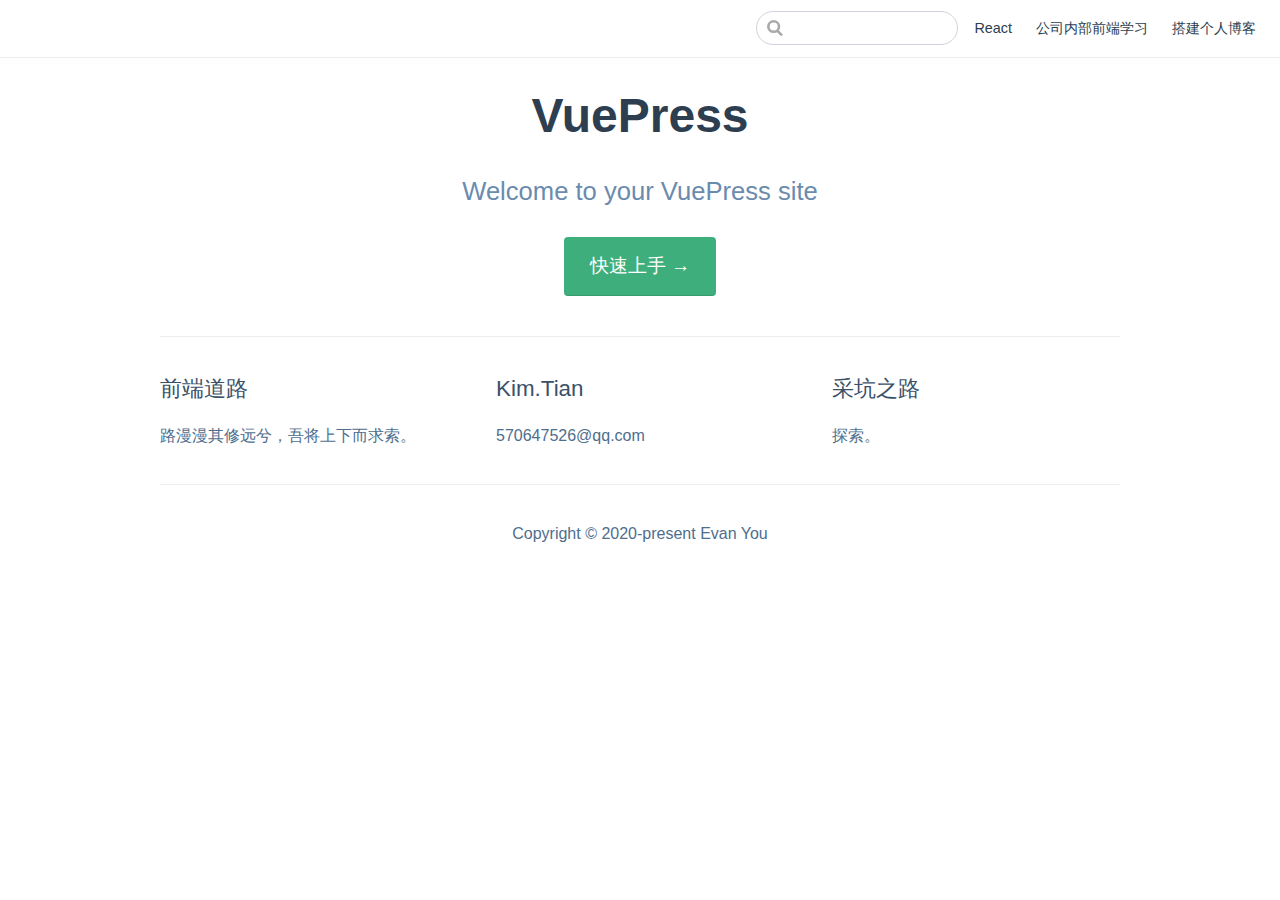
<file: index.html>
<!DOCTYPE html>
<html lang="en-US">
  <head>
    <meta charset="utf-8">
    <meta name="viewport" content="width=device-width,initial-scale=1">
    <title>VuePress</title>
    <meta name="generator" content="VuePress 1.5.3">
    
    <meta name="description" content="">
    <link rel="preload" href="/assets/css/0.styles.c6d2e4d1.css" as="style"><link rel="preload" href="/assets/js/app.db6b8348.js" as="script"><link rel="preload" href="/assets/js/2.868d2cb9.js" as="script"><link rel="preload" href="/assets/js/5.688b8714.js" as="script"><link rel="prefetch" href="/assets/js/10.7f3538bd.js"><link rel="prefetch" href="/assets/js/11.298d8855.js"><link rel="prefetch" href="/assets/js/12.3c58ab34.js"><link rel="prefetch" href="/assets/js/13.602dc9e8.js"><link rel="prefetch" href="/assets/js/14.8f03b228.js"><link rel="prefetch" href="/assets/js/15.7acb1b8b.js"><link rel="prefetch" href="/assets/js/16.78180dae.js"><link rel="prefetch" href="/assets/js/3.6cc0999e.js"><link rel="prefetch" href="/assets/js/4.be2e2647.js"><link rel="prefetch" href="/assets/js/6.c89b3dc4.js"><link rel="prefetch" href="/assets/js/7.9888632d.js"><link rel="prefetch" href="/assets/js/8.97d36bbb.js"><link rel="prefetch" href="/assets/js/9.f9981ec3.js">
    <link rel="stylesheet" href="/assets/css/0.styles.c6d2e4d1.css">
  </head>
  <body>
    <div id="app" data-server-rendered="true"><div class="theme-container no-sidebar"><header class="navbar"><div class="sidebar-button"><svg xmlns="http://www.w3.org/2000/svg" aria-hidden="true" role="img" viewBox="0 0 448 512" class="icon"><path fill="currentColor" d="M436 124H12c-6.627 0-12-5.373-12-12V80c0-6.627 5.373-12 12-12h424c6.627 0 12 5.373 12 12v32c0 6.627-5.373 12-12 12zm0 160H12c-6.627 0-12-5.373-12-12v-32c0-6.627 5.373-12 12-12h424c6.627 0 12 5.373 12 12v32c0 6.627-5.373 12-12 12zm0 160H12c-6.627 0-12-5.373-12-12v-32c0-6.627 5.373-12 12-12h424c6.627 0 12 5.373 12 12v32c0 6.627-5.373 12-12 12z"></path></svg></div> <a href="/" aria-current="page" class="home-link router-link-exact-active router-link-active"></a> <div class="links"><div class="search-box"><input aria-label="Search" autocomplete="off" spellcheck="false" value=""> <!----></div> <nav class="nav-links can-hide"><div class="nav-item"><a href="/React/" class="nav-link">
  React
</a></div><div class="nav-item"><a href="/company/" class="nav-link">
  公司内部前端学习
</a></div><div class="nav-item"><a href="/home/" class="nav-link">
  搭建个人博客
</a></div> <!----></nav></div></header> <div class="sidebar-mask"></div> <aside class="sidebar"><nav class="nav-links"><div class="nav-item"><a href="/React/" class="nav-link">
  React
</a></div><div class="nav-item"><a href="/company/" class="nav-link">
  公司内部前端学习
</a></div><div class="nav-item"><a href="/home/" class="nav-link">
  搭建个人博客
</a></div> <!----></nav>  <!----> </aside> <main aria-labelledby="main-title" class="home"><header class="hero"><!----> <h1 id="main-title">
      VuePress
    </h1> <p class="description">
      Welcome to your VuePress site
    </p> <p class="action"><a href="/home/" class="nav-link action-button">
  快速上手 →
</a></p></header> <div class="features"><div class="feature"><h2>前端道路</h2> <p>路漫漫其修远兮，吾将上下而求索。</p></div><div class="feature"><h2>Kim.Tian</h2> <p>570647526@qq.com</p></div><div class="feature"><h2>采坑之路</h2> <p>探索。</p></div></div> <div class="theme-default-content custom content__default"></div> <div class="footer">
    Copyright © 2020-present Evan You
  </div></main></div><div class="global-ui"></div></div>
    <script src="/assets/js/app.db6b8348.js" defer></script><script src="/assets/js/2.868d2cb9.js" defer></script><script src="/assets/js/5.688b8714.js" defer></script>
  </body>
</html>
</file>
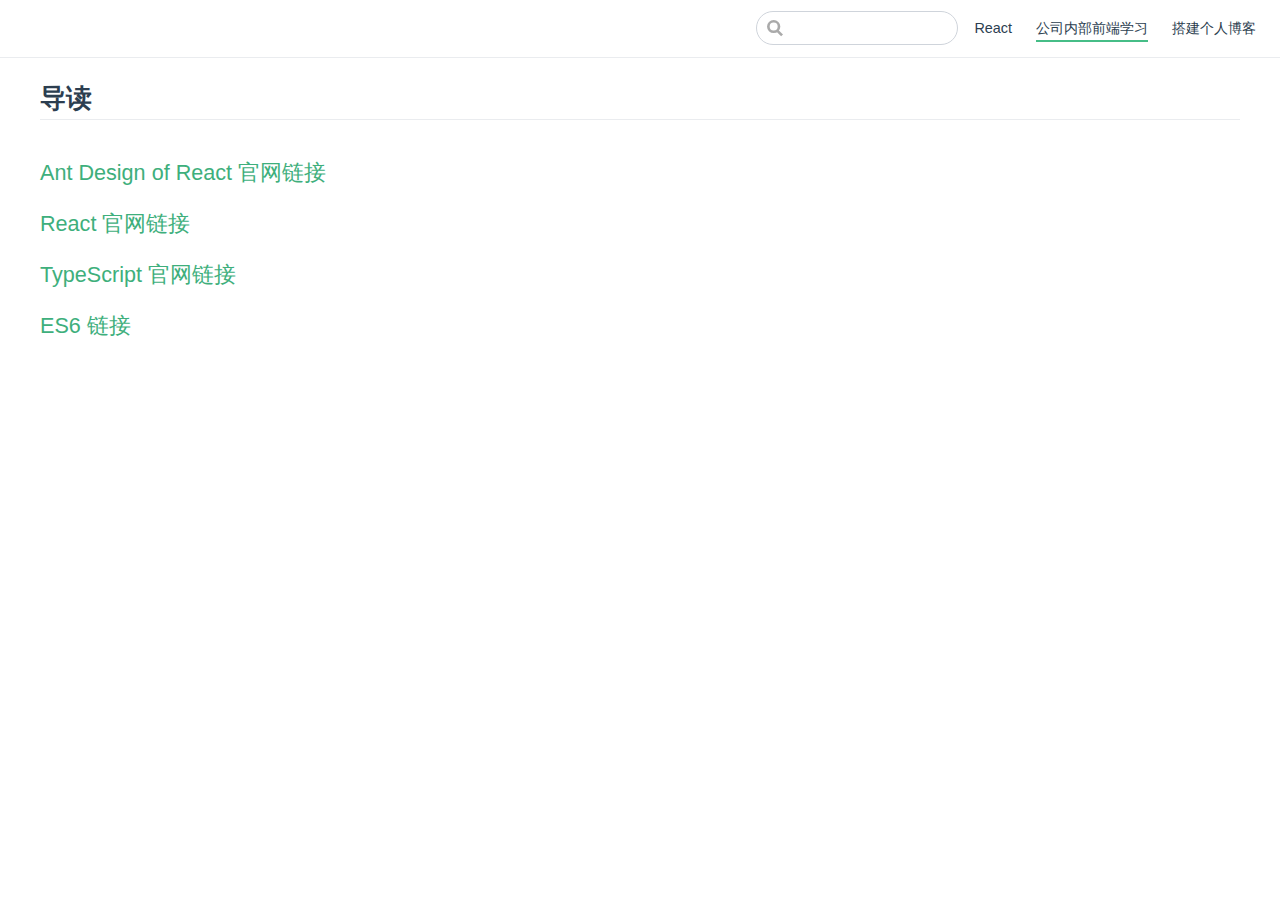
<file: company/index.html>
<!DOCTYPE html>
<html lang="en-US">
  <head>
    <meta charset="utf-8">
    <meta name="viewport" content="width=device-width,initial-scale=1">
    <title>导读</title>
    <meta name="generator" content="VuePress 1.5.3">
    
    <meta name="description" content="">
    <link rel="preload" href="/assets/css/0.styles.c6d2e4d1.css" as="style"><link rel="preload" href="/assets/js/app.db6b8348.js" as="script"><link rel="preload" href="/assets/js/2.868d2cb9.js" as="script"><link rel="preload" href="/assets/js/12.3c58ab34.js" as="script"><link rel="prefetch" href="/assets/js/10.7f3538bd.js"><link rel="prefetch" href="/assets/js/11.298d8855.js"><link rel="prefetch" href="/assets/js/13.602dc9e8.js"><link rel="prefetch" href="/assets/js/14.8f03b228.js"><link rel="prefetch" href="/assets/js/15.7acb1b8b.js"><link rel="prefetch" href="/assets/js/16.78180dae.js"><link rel="prefetch" href="/assets/js/3.6cc0999e.js"><link rel="prefetch" href="/assets/js/4.be2e2647.js"><link rel="prefetch" href="/assets/js/5.688b8714.js"><link rel="prefetch" href="/assets/js/6.c89b3dc4.js"><link rel="prefetch" href="/assets/js/7.9888632d.js"><link rel="prefetch" href="/assets/js/8.97d36bbb.js"><link rel="prefetch" href="/assets/js/9.f9981ec3.js">
    <link rel="stylesheet" href="/assets/css/0.styles.c6d2e4d1.css">
  </head>
  <body>
    <div id="app" data-server-rendered="true"><div class="theme-container no-sidebar"><header class="navbar"><div class="sidebar-button"><svg xmlns="http://www.w3.org/2000/svg" aria-hidden="true" role="img" viewBox="0 0 448 512" class="icon"><path fill="currentColor" d="M436 124H12c-6.627 0-12-5.373-12-12V80c0-6.627 5.373-12 12-12h424c6.627 0 12 5.373 12 12v32c0 6.627-5.373 12-12 12zm0 160H12c-6.627 0-12-5.373-12-12v-32c0-6.627 5.373-12 12-12h424c6.627 0 12 5.373 12 12v32c0 6.627-5.373 12-12 12zm0 160H12c-6.627 0-12-5.373-12-12v-32c0-6.627 5.373-12 12-12h424c6.627 0 12 5.373 12 12v32c0 6.627-5.373 12-12 12z"></path></svg></div> <a href="/" class="home-link router-link-active"></a> <div class="links"><div class="search-box"><input aria-label="Search" autocomplete="off" spellcheck="false" value=""> <!----></div> <nav class="nav-links can-hide"><div class="nav-item"><a href="/React/" class="nav-link">
  React
</a></div><div class="nav-item"><a href="/company/" aria-current="page" class="nav-link router-link-exact-active router-link-active">
  公司内部前端学习
</a></div><div class="nav-item"><a href="/home/" class="nav-link">
  搭建个人博客
</a></div> <!----></nav></div></header> <div class="sidebar-mask"></div> <aside class="sidebar"><nav class="nav-links"><div class="nav-item"><a href="/React/" class="nav-link">
  React
</a></div><div class="nav-item"><a href="/company/" aria-current="page" class="nav-link router-link-exact-active router-link-active">
  公司内部前端学习
</a></div><div class="nav-item"><a href="/home/" class="nav-link">
  搭建个人博客
</a></div> <!----></nav>  <!----> </aside> <main class="page"> <div class="theme-default-content content__default"><h2 id="导读"><a href="#导读" class="header-anchor">#</a> 导读</h2> <h3 id="ant-design-of-react-官网链接"><a href="#ant-design-of-react-官网链接" class="header-anchor">#</a> <a href="https://3x.ant.design/docs/react/introduce-cn" target="_black">Ant Design of React 官网链接</a></h3> <h3 id="react-官网链接"><a href="#react-官网链接" class="header-anchor">#</a> <a href="https://react.docschina.org/docs/getting-started.html" target="_black">React 官网链接</a></h3> <h3 id="typescript-官网链接"><a href="#typescript-官网链接" class="header-anchor">#</a> <a href="https://www.tslang.cn/" tartget="_black">TypeScript 官网链接</a></h3> <h3 id="es6-链接"><a href="#es6-链接" class="header-anchor">#</a> <a href="http://caibaojian.com/es6/async.html" target="_black">ES6 链接</a></h3></div> <footer class="page-edit"><!----> <!----></footer> <!----> </main></div><div class="global-ui"></div></div>
    <script src="/assets/js/app.db6b8348.js" defer></script><script src="/assets/js/2.868d2cb9.js" defer></script><script src="/assets/js/12.3c58ab34.js" defer></script>
  </body>
</html>
</file>
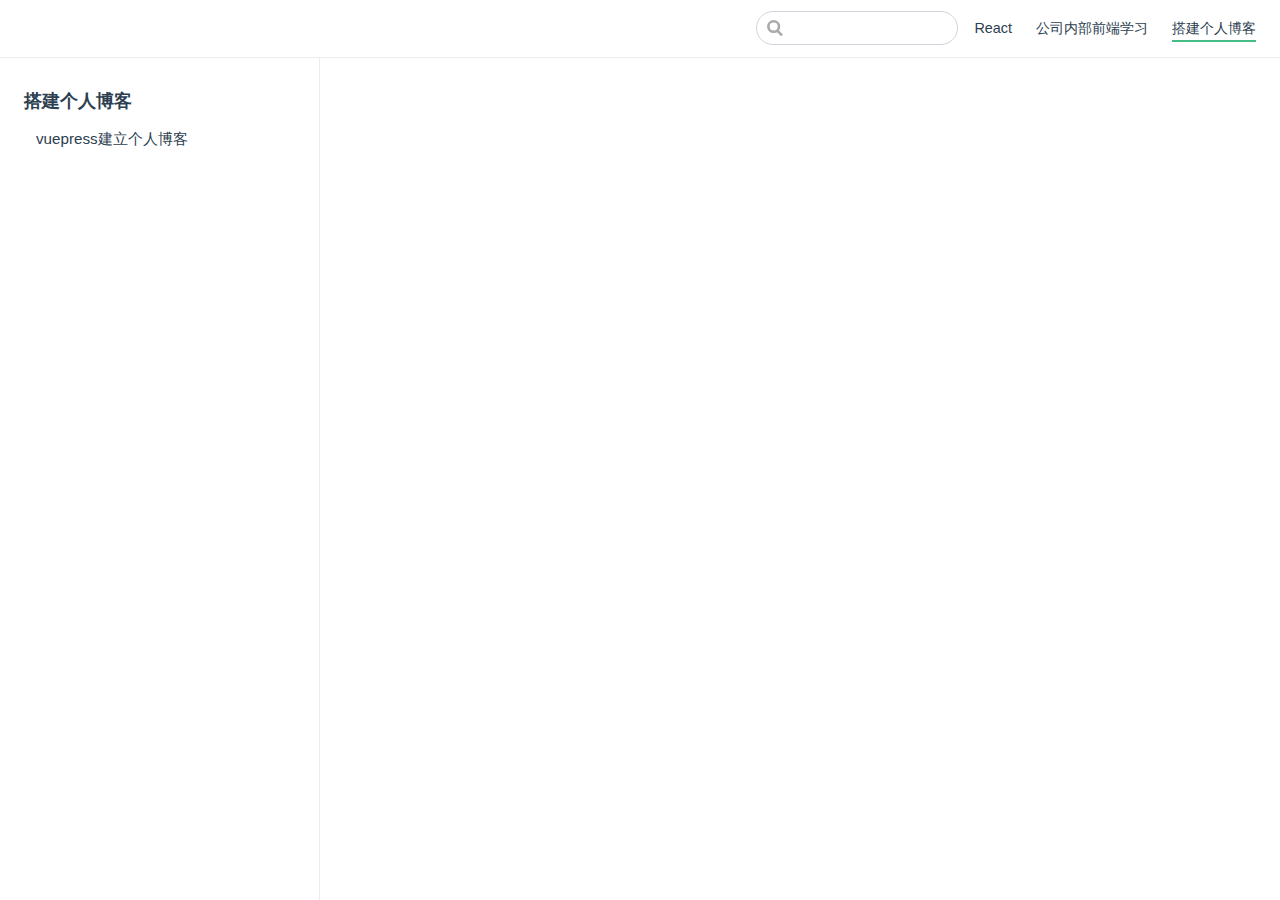
<file: home/index.html>
<!DOCTYPE html>
<html lang="en-US">
  <head>
    <meta charset="utf-8">
    <meta name="viewport" content="width=device-width,initial-scale=1">
    <title>VuePress</title>
    <meta name="generator" content="VuePress 1.5.3">
    
    <meta name="description" content="">
    <link rel="preload" href="/assets/css/0.styles.c6d2e4d1.css" as="style"><link rel="preload" href="/assets/js/app.db6b8348.js" as="script"><link rel="preload" href="/assets/js/2.868d2cb9.js" as="script"><link rel="preload" href="/assets/js/13.602dc9e8.js" as="script"><link rel="prefetch" href="/assets/js/10.7f3538bd.js"><link rel="prefetch" href="/assets/js/11.298d8855.js"><link rel="prefetch" href="/assets/js/12.3c58ab34.js"><link rel="prefetch" href="/assets/js/14.8f03b228.js"><link rel="prefetch" href="/assets/js/15.7acb1b8b.js"><link rel="prefetch" href="/assets/js/16.78180dae.js"><link rel="prefetch" href="/assets/js/3.6cc0999e.js"><link rel="prefetch" href="/assets/js/4.be2e2647.js"><link rel="prefetch" href="/assets/js/5.688b8714.js"><link rel="prefetch" href="/assets/js/6.c89b3dc4.js"><link rel="prefetch" href="/assets/js/7.9888632d.js"><link rel="prefetch" href="/assets/js/8.97d36bbb.js"><link rel="prefetch" href="/assets/js/9.f9981ec3.js">
    <link rel="stylesheet" href="/assets/css/0.styles.c6d2e4d1.css">
  </head>
  <body>
    <div id="app" data-server-rendered="true"><div class="theme-container"><header class="navbar"><div class="sidebar-button"><svg xmlns="http://www.w3.org/2000/svg" aria-hidden="true" role="img" viewBox="0 0 448 512" class="icon"><path fill="currentColor" d="M436 124H12c-6.627 0-12-5.373-12-12V80c0-6.627 5.373-12 12-12h424c6.627 0 12 5.373 12 12v32c0 6.627-5.373 12-12 12zm0 160H12c-6.627 0-12-5.373-12-12v-32c0-6.627 5.373-12 12-12h424c6.627 0 12 5.373 12 12v32c0 6.627-5.373 12-12 12zm0 160H12c-6.627 0-12-5.373-12-12v-32c0-6.627 5.373-12 12-12h424c6.627 0 12 5.373 12 12v32c0 6.627-5.373 12-12 12z"></path></svg></div> <a href="/" class="home-link router-link-active"></a> <div class="links"><div class="search-box"><input aria-label="Search" autocomplete="off" spellcheck="false" value=""> <!----></div> <nav class="nav-links can-hide"><div class="nav-item"><a href="/React/" class="nav-link">
  React
</a></div><div class="nav-item"><a href="/company/" class="nav-link">
  公司内部前端学习
</a></div><div class="nav-item"><a href="/home/" aria-current="page" class="nav-link router-link-exact-active router-link-active">
  搭建个人博客
</a></div> <!----></nav></div></header> <div class="sidebar-mask"></div> <aside class="sidebar"><nav class="nav-links"><div class="nav-item"><a href="/React/" class="nav-link">
  React
</a></div><div class="nav-item"><a href="/company/" class="nav-link">
  公司内部前端学习
</a></div><div class="nav-item"><a href="/home/" aria-current="page" class="nav-link router-link-exact-active router-link-active">
  搭建个人博客
</a></div> <!----></nav>  <ul class="sidebar-links"><li><section class="sidebar-group depth-0"><p class="sidebar-heading open"><span>搭建个人博客</span> <!----></p> <ul class="sidebar-links sidebar-group-items"><li><a href="/home/vuepress.html" class="sidebar-link">vuepress建立个人博客</a></li></ul></section></li></ul> </aside> <main class="page"> <div class="theme-default-content content__default"></div> <footer class="page-edit"><!----> <!----></footer> <!----> </main></div><div class="global-ui"></div></div>
    <script src="/assets/js/app.db6b8348.js" defer></script><script src="/assets/js/2.868d2cb9.js" defer></script><script src="/assets/js/13.602dc9e8.js" defer></script>
  </body>
</html>
</file>
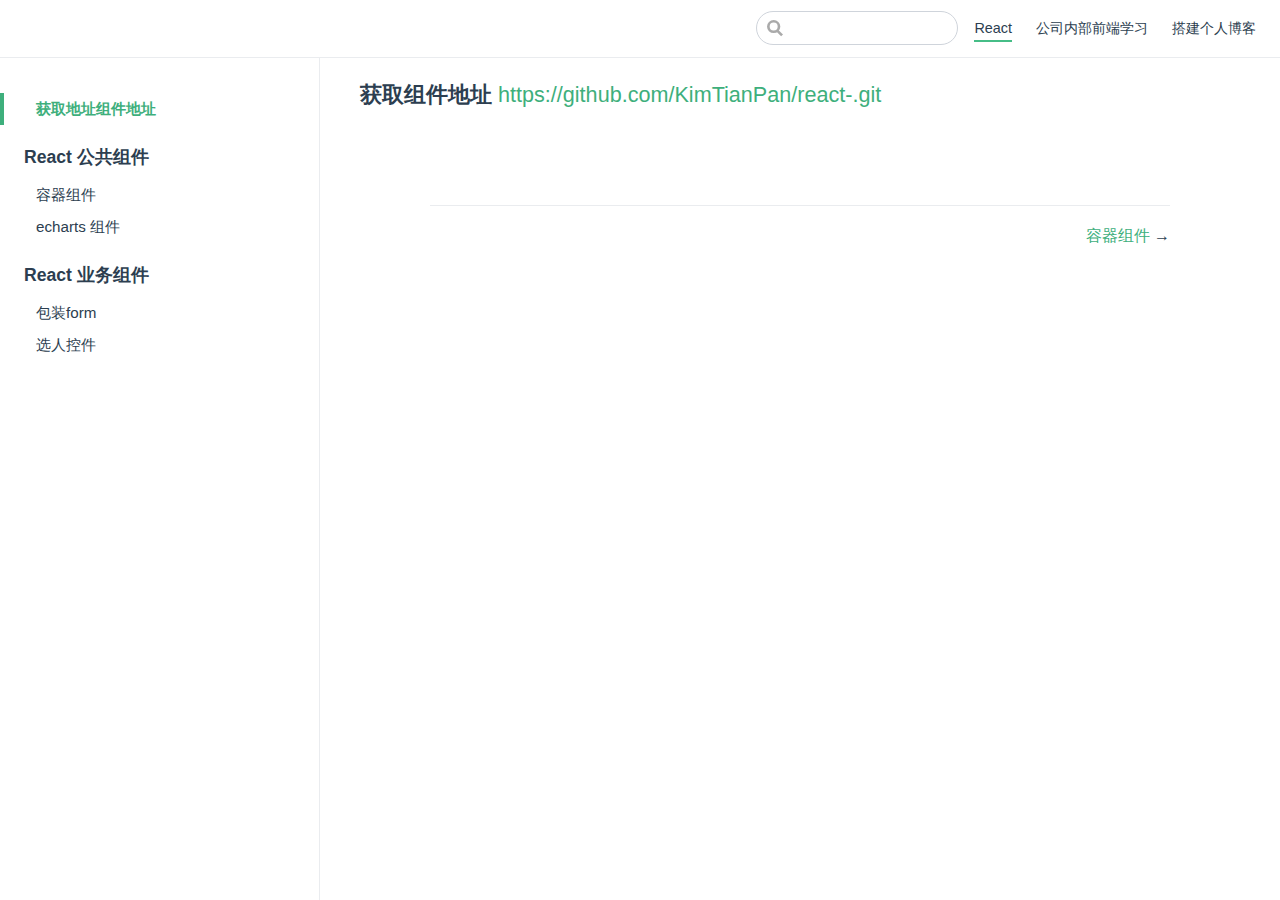
<file: React/index.html>
<!DOCTYPE html>
<html lang="en-US">
  <head>
    <meta charset="utf-8">
    <meta name="viewport" content="width=device-width,initial-scale=1">
    <title>获取组件地址</title>
    <meta name="generator" content="VuePress 1.5.3">
    
    <meta name="description" content="">
    <link rel="preload" href="/assets/css/0.styles.c6d2e4d1.css" as="style"><link rel="preload" href="/assets/js/app.db6b8348.js" as="script"><link rel="preload" href="/assets/js/2.868d2cb9.js" as="script"><link rel="preload" href="/assets/js/6.c89b3dc4.js" as="script"><link rel="prefetch" href="/assets/js/10.7f3538bd.js"><link rel="prefetch" href="/assets/js/11.298d8855.js"><link rel="prefetch" href="/assets/js/12.3c58ab34.js"><link rel="prefetch" href="/assets/js/13.602dc9e8.js"><link rel="prefetch" href="/assets/js/14.8f03b228.js"><link rel="prefetch" href="/assets/js/15.7acb1b8b.js"><link rel="prefetch" href="/assets/js/16.78180dae.js"><link rel="prefetch" href="/assets/js/3.6cc0999e.js"><link rel="prefetch" href="/assets/js/4.be2e2647.js"><link rel="prefetch" href="/assets/js/5.688b8714.js"><link rel="prefetch" href="/assets/js/7.9888632d.js"><link rel="prefetch" href="/assets/js/8.97d36bbb.js"><link rel="prefetch" href="/assets/js/9.f9981ec3.js">
    <link rel="stylesheet" href="/assets/css/0.styles.c6d2e4d1.css">
  </head>
  <body>
    <div id="app" data-server-rendered="true"><div class="theme-container"><header class="navbar"><div class="sidebar-button"><svg xmlns="http://www.w3.org/2000/svg" aria-hidden="true" role="img" viewBox="0 0 448 512" class="icon"><path fill="currentColor" d="M436 124H12c-6.627 0-12-5.373-12-12V80c0-6.627 5.373-12 12-12h424c6.627 0 12 5.373 12 12v32c0 6.627-5.373 12-12 12zm0 160H12c-6.627 0-12-5.373-12-12v-32c0-6.627 5.373-12 12-12h424c6.627 0 12 5.373 12 12v32c0 6.627-5.373 12-12 12zm0 160H12c-6.627 0-12-5.373-12-12v-32c0-6.627 5.373-12 12-12h424c6.627 0 12 5.373 12 12v32c0 6.627-5.373 12-12 12z"></path></svg></div> <a href="/" class="home-link router-link-active"></a> <div class="links"><div class="search-box"><input aria-label="Search" autocomplete="off" spellcheck="false" value=""> <!----></div> <nav class="nav-links can-hide"><div class="nav-item"><a href="/React/" aria-current="page" class="nav-link router-link-exact-active router-link-active">
  React
</a></div><div class="nav-item"><a href="/company/" class="nav-link">
  公司内部前端学习
</a></div><div class="nav-item"><a href="/home/" class="nav-link">
  搭建个人博客
</a></div> <!----></nav></div></header> <div class="sidebar-mask"></div> <aside class="sidebar"><nav class="nav-links"><div class="nav-item"><a href="/React/" aria-current="page" class="nav-link router-link-exact-active router-link-active">
  React
</a></div><div class="nav-item"><a href="/company/" class="nav-link">
  公司内部前端学习
</a></div><div class="nav-item"><a href="/home/" class="nav-link">
  搭建个人博客
</a></div> <!----></nav>  <ul class="sidebar-links"><li><section class="sidebar-group depth-0"><p class="sidebar-heading open"><span></span> <!----></p> <ul class="sidebar-links sidebar-group-items"><li><a href="/React/" aria-current="page" class="active sidebar-link">获取地址组件地址</a><ul class="sidebar-sub-headers"></ul></li></ul></section></li><li><section class="sidebar-group depth-0"><p class="sidebar-heading"><span>React 公共组件</span> <!----></p> <ul class="sidebar-links sidebar-group-items"><li><a href="/React/publicComponent/content-box.html" class="sidebar-link"> 容器组件</a></li><li><a href="/React/publicComponent/echarts.html" class="sidebar-link">echarts 组件</a></li></ul></section></li><li><section class="sidebar-group depth-0"><p class="sidebar-heading"><span>React 业务组件</span> <!----></p> <ul class="sidebar-links sidebar-group-items"><li><a href="/React/reactComponent/form.html" class="sidebar-link">包装form</a></li><li><a href="/React/reactComponent/user.html" class="sidebar-link">选人控件</a></li></ul></section></li></ul> </aside> <main class="page"> <div class="theme-default-content content__default"><h3 id="获取组件地址-https-github-com-kimtianpan-react-git"><a href="#获取组件地址-https-github-com-kimtianpan-react-git" class="header-anchor">#</a> 获取组件地址 <a href="https://github.com/KimTianPan/react-.git" target="_black">https://github.com/KimTianPan/react-.git</a></h3></div> <footer class="page-edit"><!----> <!----></footer> <div class="page-nav"><p class="inner"><!----> <span class="next"><a href="/React/publicComponent/content-box.html">
         容器组件
      </a>
      →
    </span></p></div> </main></div><div class="global-ui"></div></div>
    <script src="/assets/js/app.db6b8348.js" defer></script><script src="/assets/js/2.868d2cb9.js" defer></script><script src="/assets/js/6.c89b3dc4.js" defer></script>
  </body>
</html>
</file>
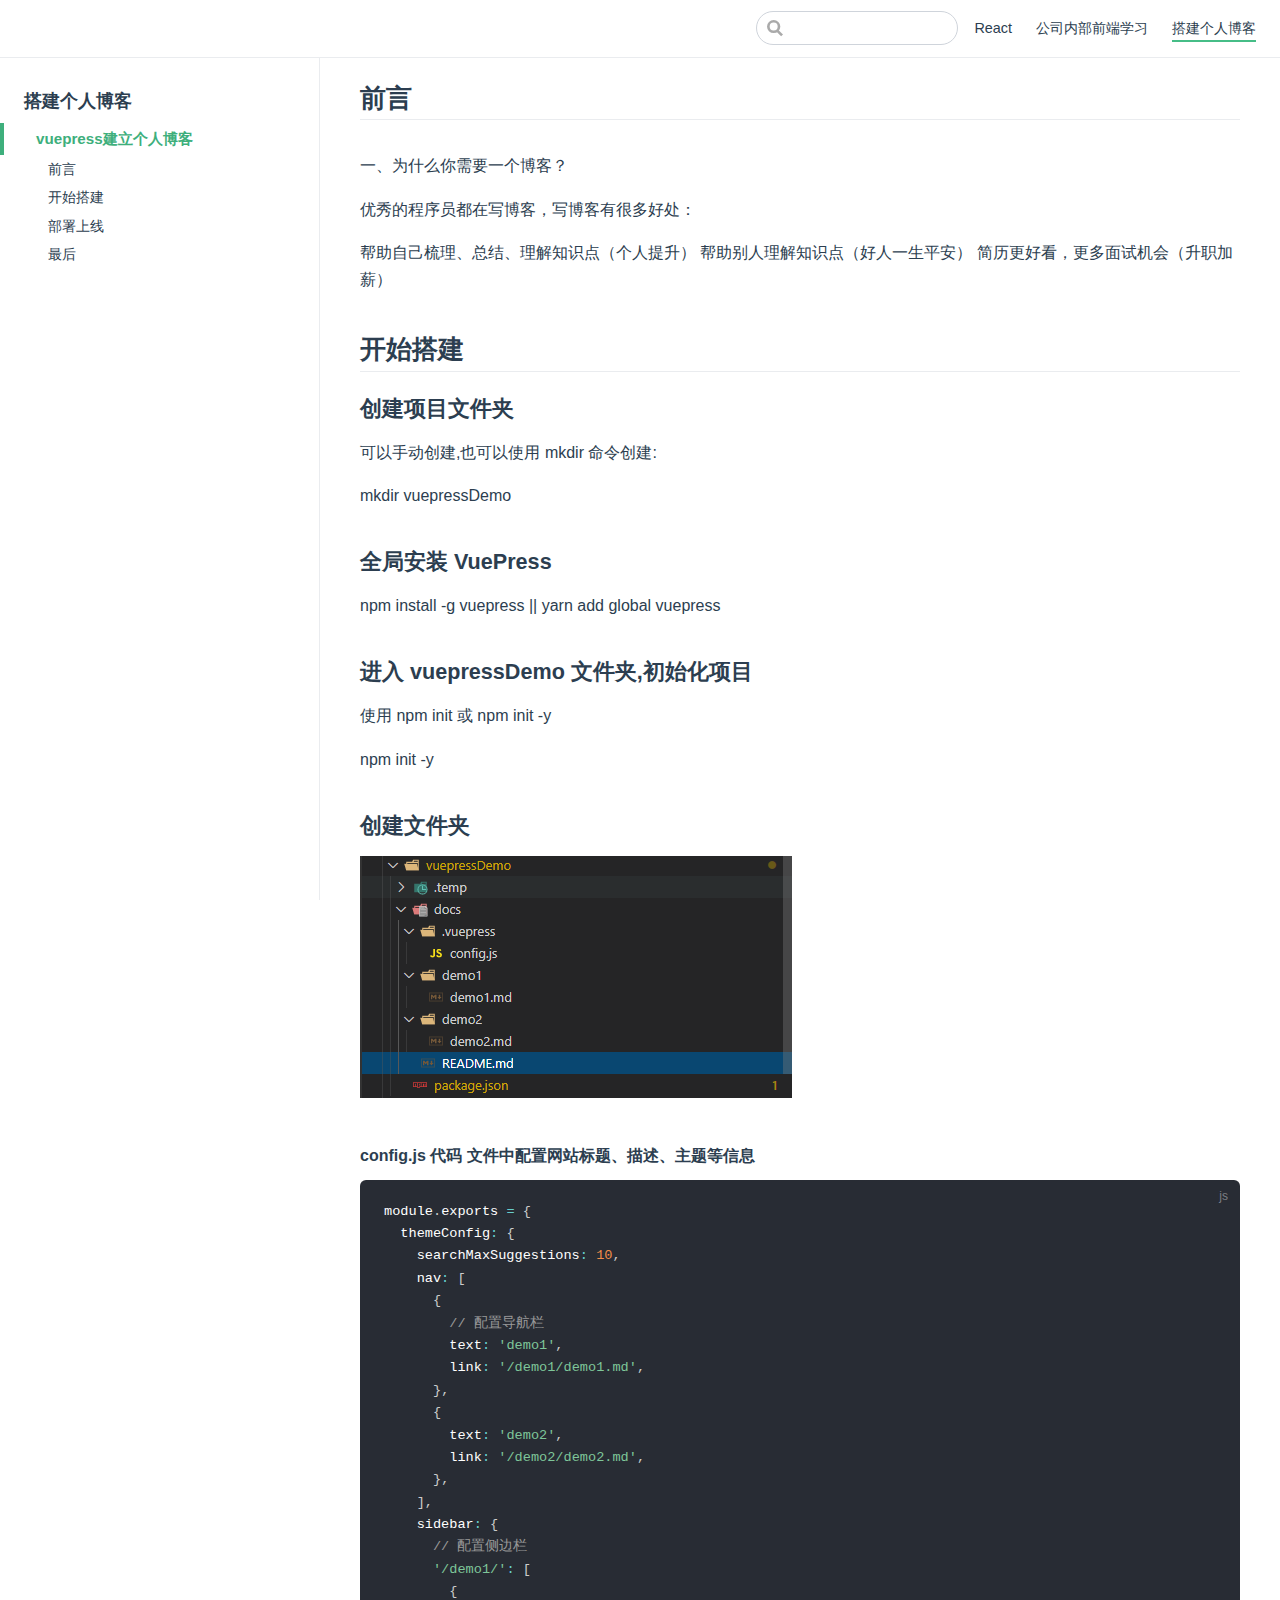
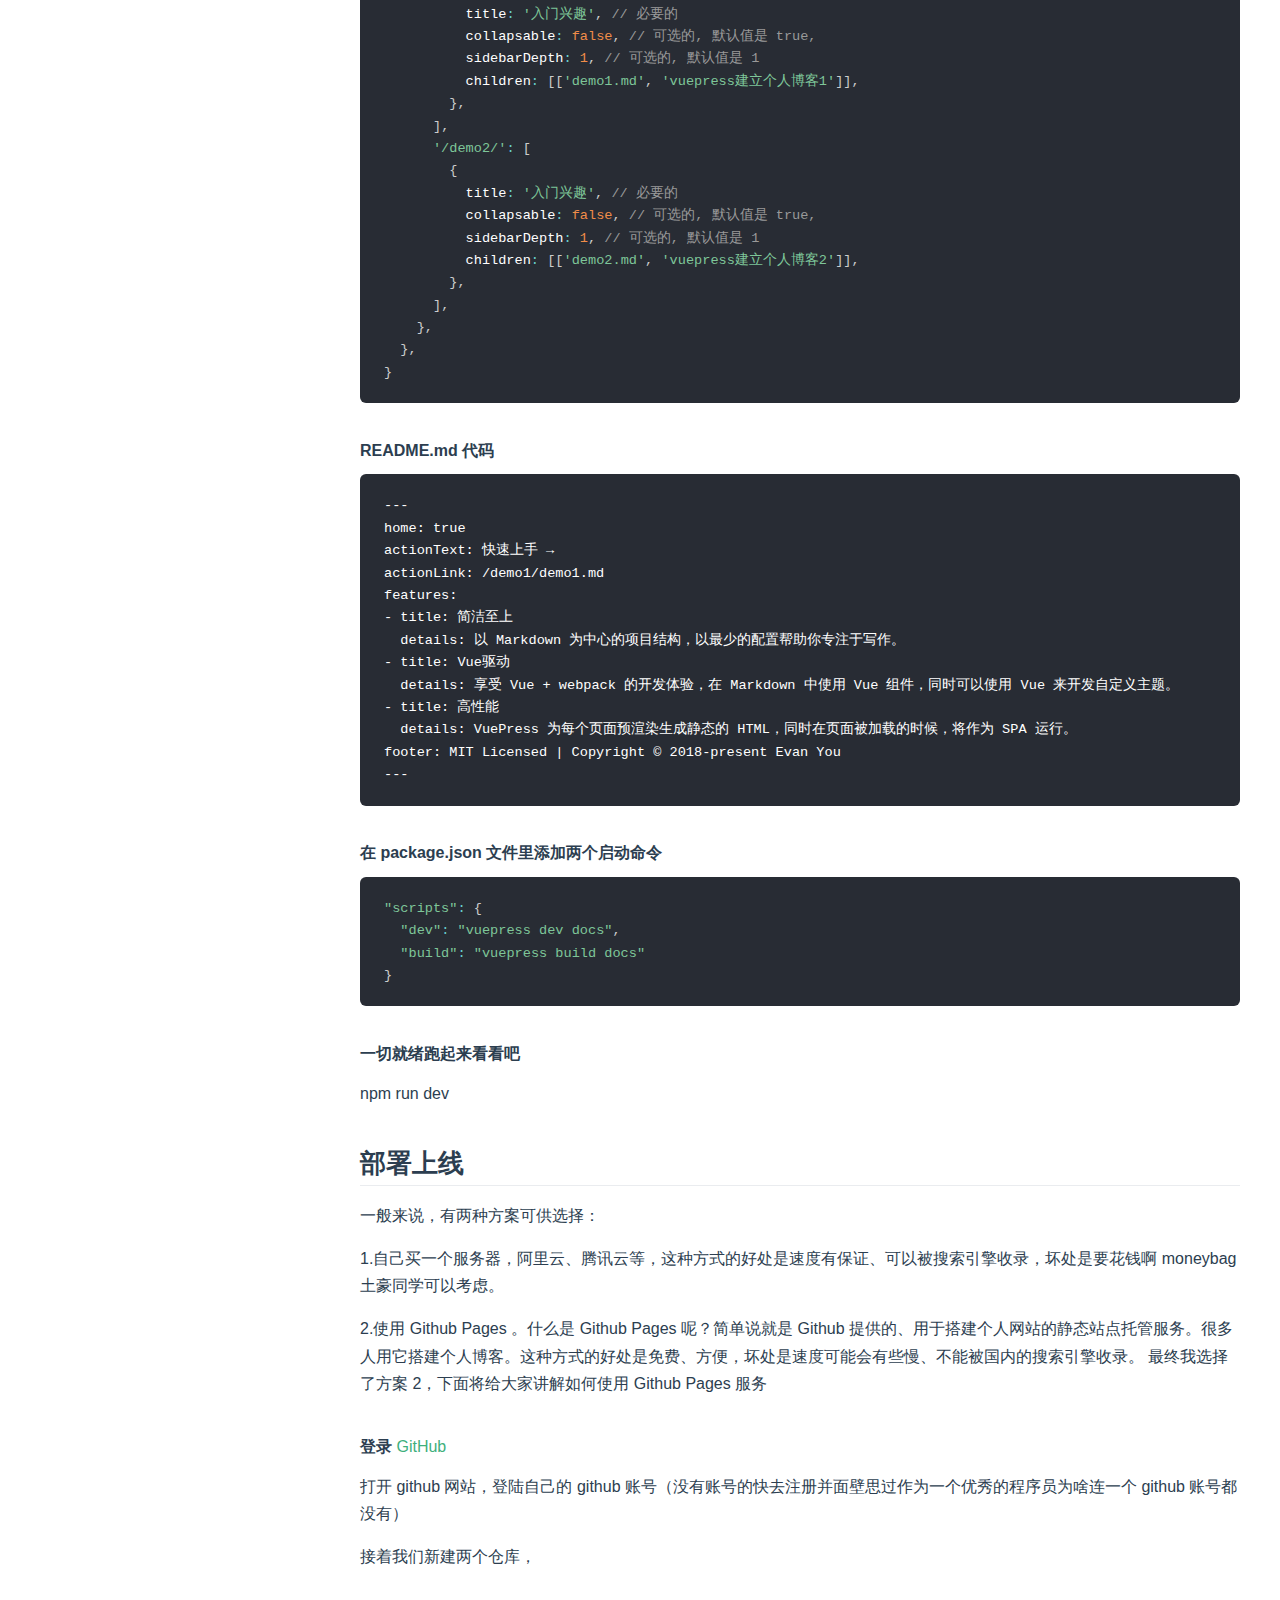
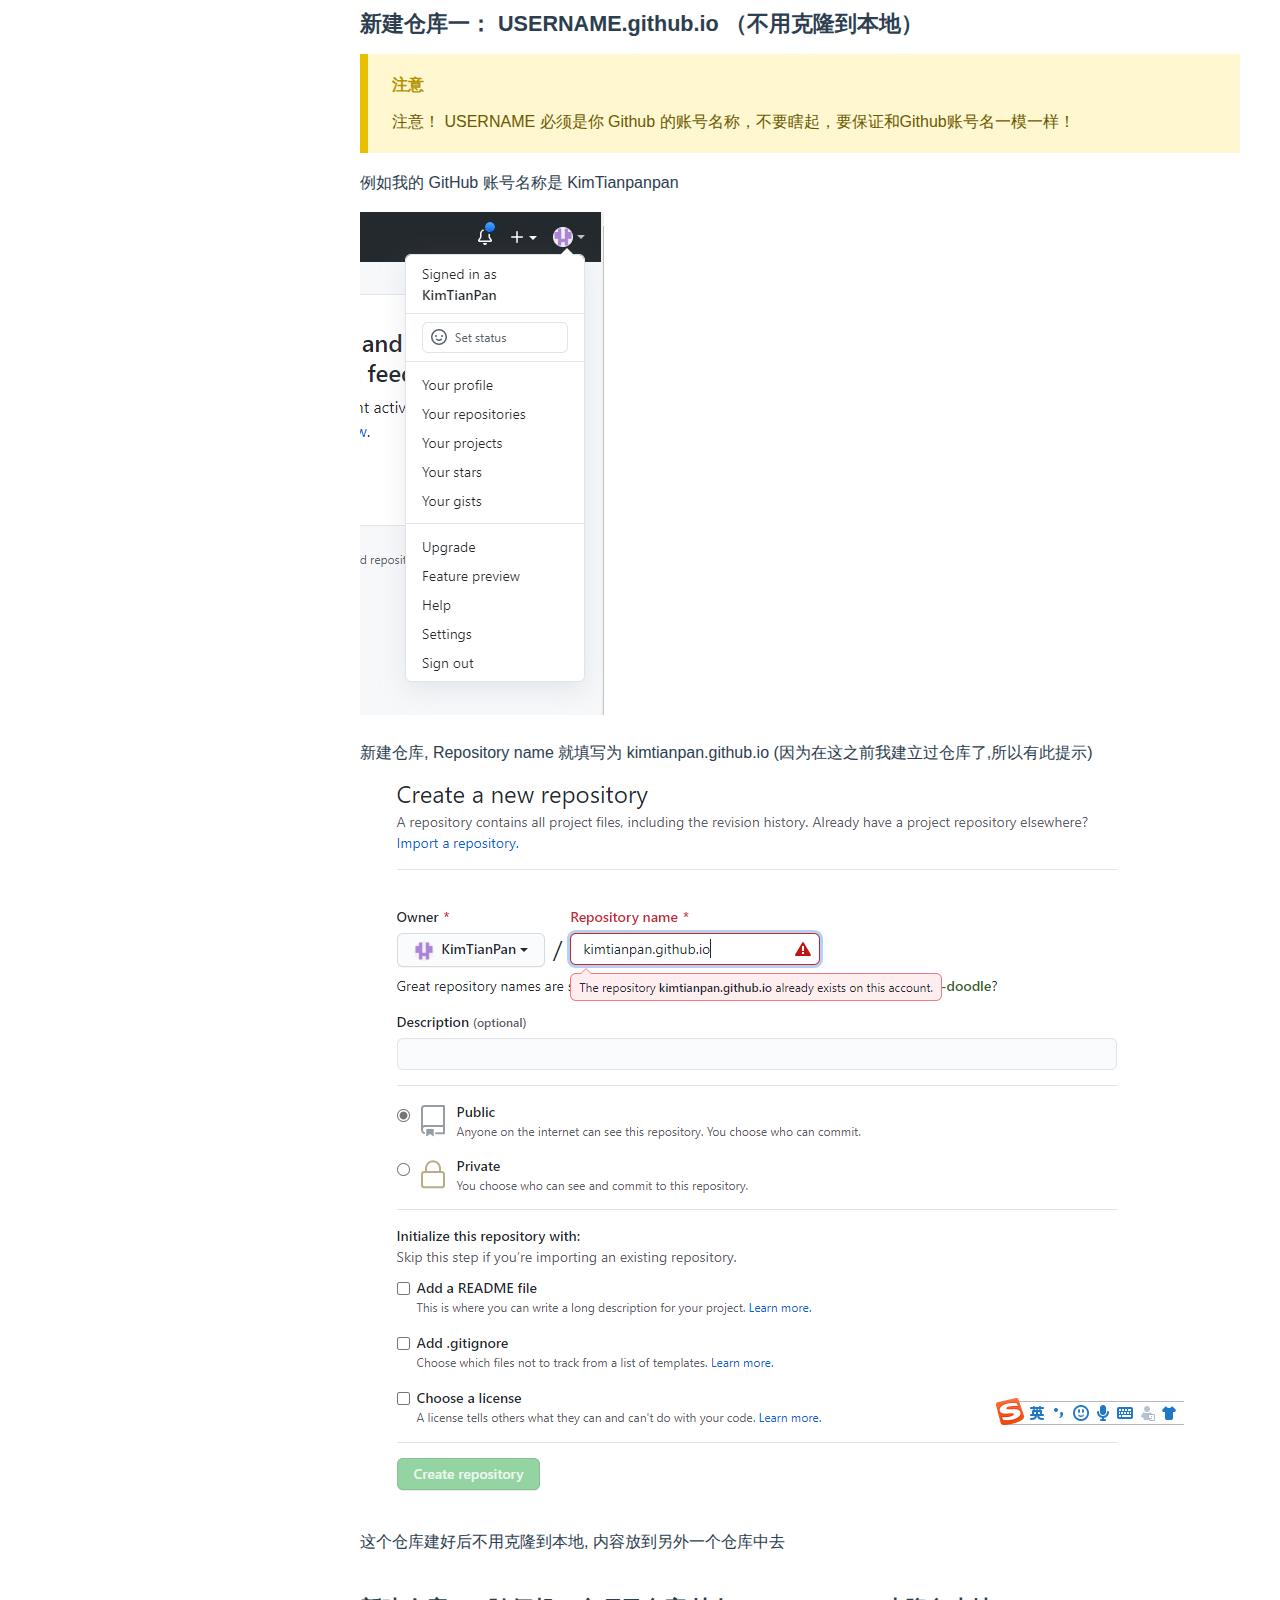
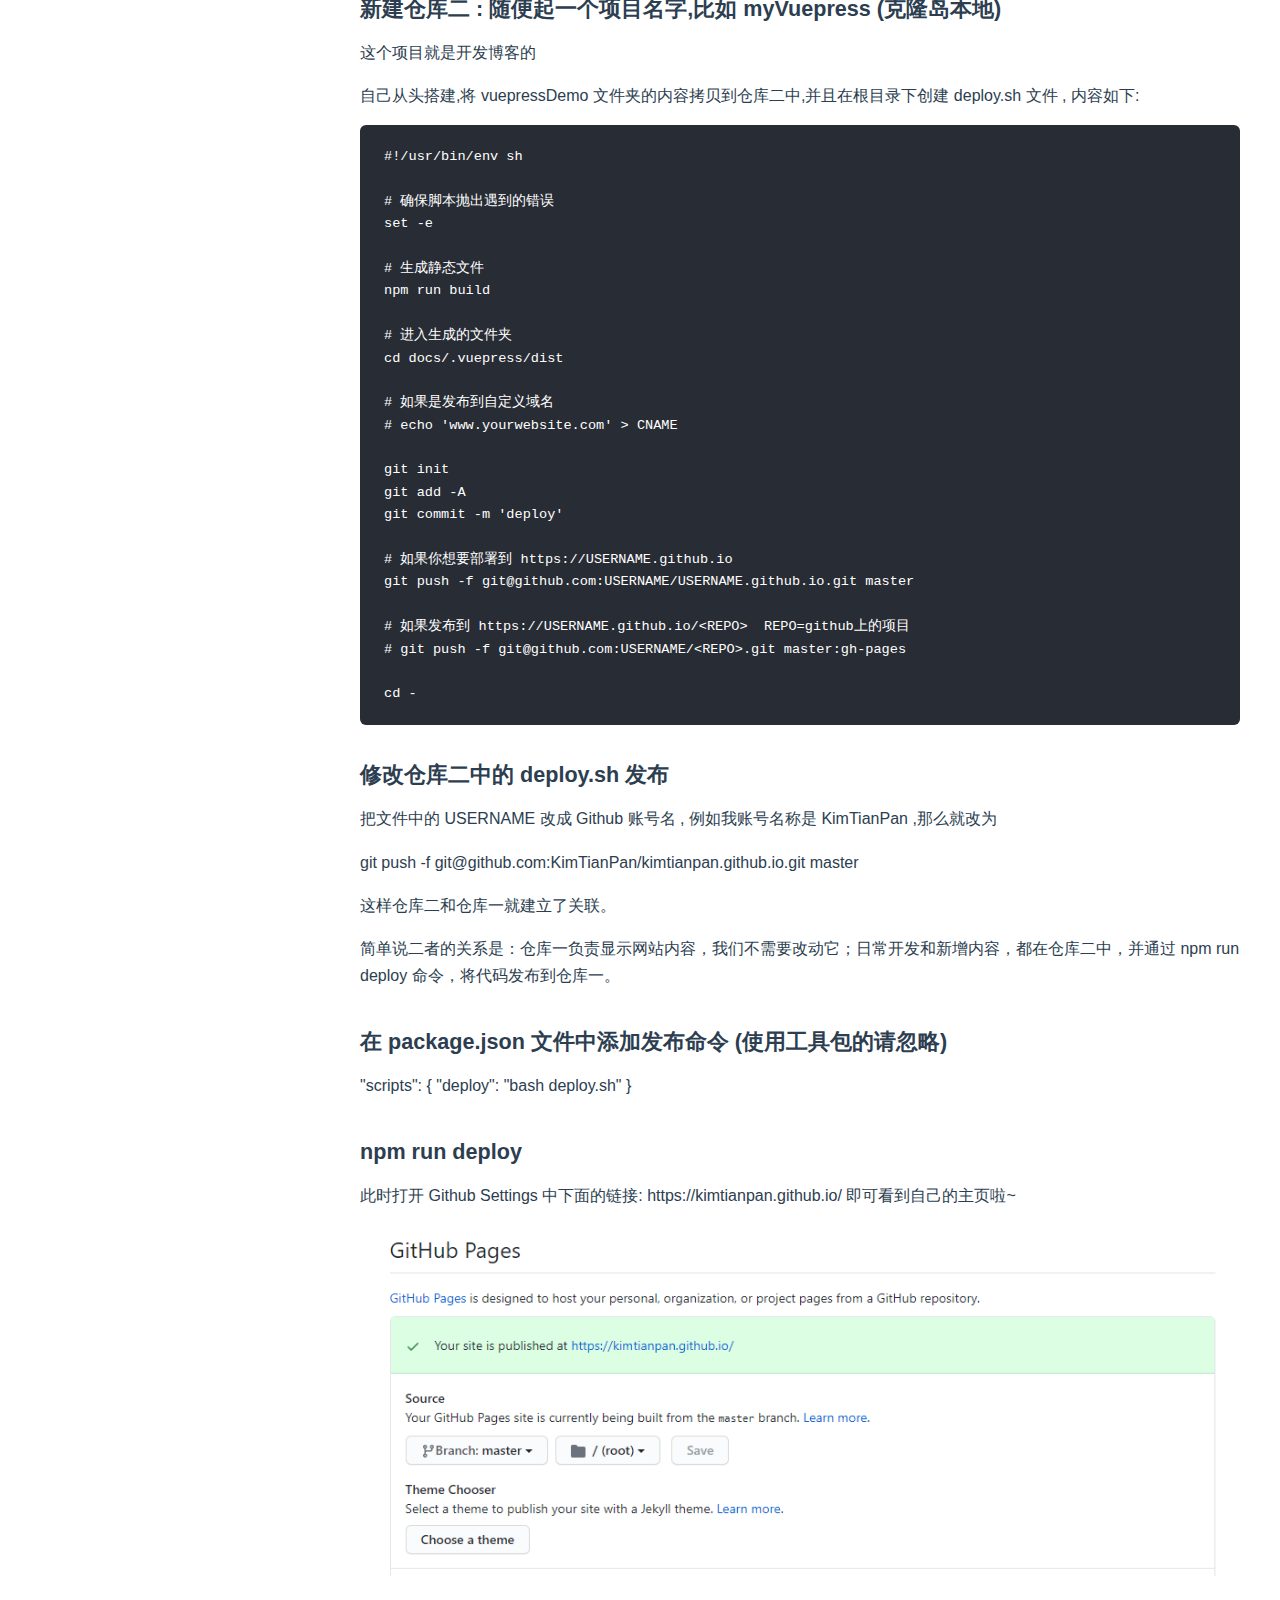
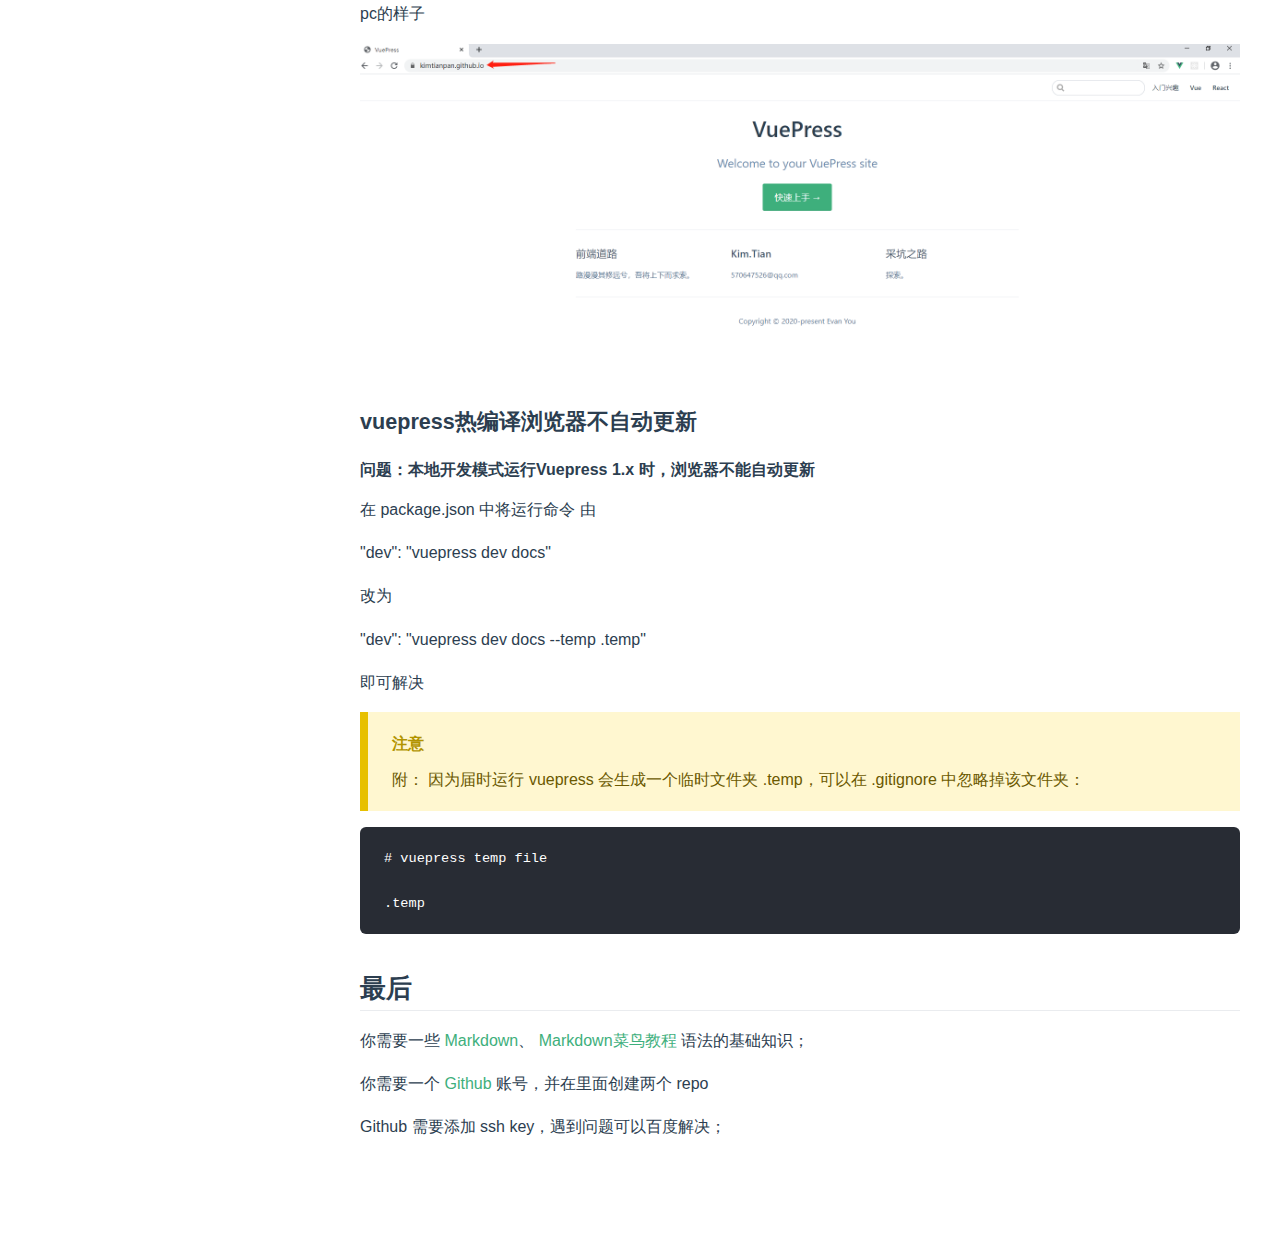
<file: home/vuepress.html>
<!DOCTYPE html>
<html lang="en-US">
  <head>
    <meta charset="utf-8">
    <meta name="viewport" content="width=device-width,initial-scale=1">
    <title>前言</title>
    <meta name="generator" content="VuePress 1.5.3">
    
    <meta name="description" content="">
    <link rel="preload" href="/assets/css/0.styles.c6d2e4d1.css" as="style"><link rel="preload" href="/assets/js/app.db6b8348.js" as="script"><link rel="preload" href="/assets/js/2.868d2cb9.js" as="script"><link rel="preload" href="/assets/js/14.8f03b228.js" as="script"><link rel="prefetch" href="/assets/js/10.7f3538bd.js"><link rel="prefetch" href="/assets/js/11.298d8855.js"><link rel="prefetch" href="/assets/js/12.3c58ab34.js"><link rel="prefetch" href="/assets/js/13.602dc9e8.js"><link rel="prefetch" href="/assets/js/15.7acb1b8b.js"><link rel="prefetch" href="/assets/js/16.78180dae.js"><link rel="prefetch" href="/assets/js/3.6cc0999e.js"><link rel="prefetch" href="/assets/js/4.be2e2647.js"><link rel="prefetch" href="/assets/js/5.688b8714.js"><link rel="prefetch" href="/assets/js/6.c89b3dc4.js"><link rel="prefetch" href="/assets/js/7.9888632d.js"><link rel="prefetch" href="/assets/js/8.97d36bbb.js"><link rel="prefetch" href="/assets/js/9.f9981ec3.js">
    <link rel="stylesheet" href="/assets/css/0.styles.c6d2e4d1.css">
  </head>
  <body>
    <div id="app" data-server-rendered="true"><div class="theme-container"><header class="navbar"><div class="sidebar-button"><svg xmlns="http://www.w3.org/2000/svg" aria-hidden="true" role="img" viewBox="0 0 448 512" class="icon"><path fill="currentColor" d="M436 124H12c-6.627 0-12-5.373-12-12V80c0-6.627 5.373-12 12-12h424c6.627 0 12 5.373 12 12v32c0 6.627-5.373 12-12 12zm0 160H12c-6.627 0-12-5.373-12-12v-32c0-6.627 5.373-12 12-12h424c6.627 0 12 5.373 12 12v32c0 6.627-5.373 12-12 12zm0 160H12c-6.627 0-12-5.373-12-12v-32c0-6.627 5.373-12 12-12h424c6.627 0 12 5.373 12 12v32c0 6.627-5.373 12-12 12z"></path></svg></div> <a href="/" class="home-link router-link-active"></a> <div class="links"><div class="search-box"><input aria-label="Search" autocomplete="off" spellcheck="false" value=""> <!----></div> <nav class="nav-links can-hide"><div class="nav-item"><a href="/React/" class="nav-link">
  React
</a></div><div class="nav-item"><a href="/company/" class="nav-link">
  公司内部前端学习
</a></div><div class="nav-item"><a href="/home/" class="nav-link router-link-active">
  搭建个人博客
</a></div> <!----></nav></div></header> <div class="sidebar-mask"></div> <aside class="sidebar"><nav class="nav-links"><div class="nav-item"><a href="/React/" class="nav-link">
  React
</a></div><div class="nav-item"><a href="/company/" class="nav-link">
  公司内部前端学习
</a></div><div class="nav-item"><a href="/home/" class="nav-link router-link-active">
  搭建个人博客
</a></div> <!----></nav>  <ul class="sidebar-links"><li><section class="sidebar-group depth-0"><p class="sidebar-heading open"><span>搭建个人博客</span> <!----></p> <ul class="sidebar-links sidebar-group-items"><li><a href="/home/vuepress.html" aria-current="page" class="active sidebar-link">vuepress建立个人博客</a><ul class="sidebar-sub-headers"><li class="sidebar-sub-header"><a href="/home/vuepress.html#前言" class="sidebar-link">前言</a></li><li class="sidebar-sub-header"><a href="/home/vuepress.html#开始搭建" class="sidebar-link">开始搭建</a></li><li class="sidebar-sub-header"><a href="/home/vuepress.html#部署上线" class="sidebar-link">部署上线</a></li><li class="sidebar-sub-header"><a href="/home/vuepress.html#最后" class="sidebar-link">最后</a></li></ul></li></ul></section></li></ul> </aside> <main class="page"> <div class="theme-default-content content__default"><h2 id="前言"><a href="#前言" class="header-anchor">#</a> 前言</h2> <p>一、为什么你需要一个博客？</p> <p>优秀的程序员都在写博客，写博客有很多好处：</p> <p>帮助自己梳理、总结、理解知识点（个人提升）
帮助别人理解知识点（好人一生平安）
简历更好看，更多面试机会（升职加薪）</p> <h2 id="开始搭建"><a href="#开始搭建" class="header-anchor">#</a> 开始搭建</h2> <h3 id="创建项目文件夹"><a href="#创建项目文件夹" class="header-anchor">#</a> 创建项目文件夹</h3> <p>可以手动创建,也可以使用 mkdir 命令创建:</p> <p>mkdir vuepressDemo</p> <h3 id="全局安装-vuepress"><a href="#全局安装-vuepress" class="header-anchor">#</a> 全局安装 VuePress</h3> <p>npm install -g vuepress || yarn add global vuepress</p> <h3 id="进入-vuepressdemo-文件夹-初始化项目"><a href="#进入-vuepressdemo-文件夹-初始化项目" class="header-anchor">#</a> 进入 vuepressDemo 文件夹,初始化项目</h3> <p>使用 npm init 或 npm init -y</p> <p>npm init -y</p> <h3 id="创建文件夹"><a href="#创建文件夹" class="header-anchor">#</a> 创建文件夹</h3> <p><img src="/%E9%A1%B9%E7%9B%AE%E7%9B%AE%E5%BD%95%E5%9B%BE%E7%89%87.png" alt=""></p> <h4 id="config-js-代码-文件中配置网站标题、描述、主题等信息"><a href="#config-js-代码-文件中配置网站标题、描述、主题等信息" class="header-anchor">#</a> config.js 代码 文件中配置网站标题、描述、主题等信息</h4> <div class="language-javascript extra-class"><pre class="language-javascript"><code>module<span class="token punctuation">.</span>exports <span class="token operator">=</span> <span class="token punctuation">{</span>
  themeConfig<span class="token operator">:</span> <span class="token punctuation">{</span>
    searchMaxSuggestions<span class="token operator">:</span> <span class="token number">10</span><span class="token punctuation">,</span>
    nav<span class="token operator">:</span> <span class="token punctuation">[</span>
      <span class="token punctuation">{</span>
        <span class="token comment">// 配置导航栏</span>
        text<span class="token operator">:</span> <span class="token string">'demo1'</span><span class="token punctuation">,</span>
        link<span class="token operator">:</span> <span class="token string">'/demo1/demo1.md'</span><span class="token punctuation">,</span>
      <span class="token punctuation">}</span><span class="token punctuation">,</span>
      <span class="token punctuation">{</span>
        text<span class="token operator">:</span> <span class="token string">'demo2'</span><span class="token punctuation">,</span>
        link<span class="token operator">:</span> <span class="token string">'/demo2/demo2.md'</span><span class="token punctuation">,</span>
      <span class="token punctuation">}</span><span class="token punctuation">,</span>
    <span class="token punctuation">]</span><span class="token punctuation">,</span>
    sidebar<span class="token operator">:</span> <span class="token punctuation">{</span>
      <span class="token comment">// 配置侧边栏</span>
      <span class="token string">'/demo1/'</span><span class="token operator">:</span> <span class="token punctuation">[</span>
        <span class="token punctuation">{</span>
          title<span class="token operator">:</span> <span class="token string">'入门兴趣'</span><span class="token punctuation">,</span> <span class="token comment">// 必要的</span>
          collapsable<span class="token operator">:</span> <span class="token boolean">false</span><span class="token punctuation">,</span> <span class="token comment">// 可选的, 默认值是 true,</span>
          sidebarDepth<span class="token operator">:</span> <span class="token number">1</span><span class="token punctuation">,</span> <span class="token comment">// 可选的, 默认值是 1</span>
          children<span class="token operator">:</span> <span class="token punctuation">[</span><span class="token punctuation">[</span><span class="token string">'demo1.md'</span><span class="token punctuation">,</span> <span class="token string">'vuepress建立个人博客1'</span><span class="token punctuation">]</span><span class="token punctuation">]</span><span class="token punctuation">,</span>
        <span class="token punctuation">}</span><span class="token punctuation">,</span>
      <span class="token punctuation">]</span><span class="token punctuation">,</span>
      <span class="token string">'/demo2/'</span><span class="token operator">:</span> <span class="token punctuation">[</span>
        <span class="token punctuation">{</span>
          title<span class="token operator">:</span> <span class="token string">'入门兴趣'</span><span class="token punctuation">,</span> <span class="token comment">// 必要的</span>
          collapsable<span class="token operator">:</span> <span class="token boolean">false</span><span class="token punctuation">,</span> <span class="token comment">// 可选的, 默认值是 true,</span>
          sidebarDepth<span class="token operator">:</span> <span class="token number">1</span><span class="token punctuation">,</span> <span class="token comment">// 可选的, 默认值是 1</span>
          children<span class="token operator">:</span> <span class="token punctuation">[</span><span class="token punctuation">[</span><span class="token string">'demo2.md'</span><span class="token punctuation">,</span> <span class="token string">'vuepress建立个人博客2'</span><span class="token punctuation">]</span><span class="token punctuation">]</span><span class="token punctuation">,</span>
        <span class="token punctuation">}</span><span class="token punctuation">,</span>
      <span class="token punctuation">]</span><span class="token punctuation">,</span>
    <span class="token punctuation">}</span><span class="token punctuation">,</span>
  <span class="token punctuation">}</span><span class="token punctuation">,</span>
<span class="token punctuation">}</span>
</code></pre></div><h4 id="readme-md-代码"><a href="#readme-md-代码" class="header-anchor">#</a> README.md 代码</h4> <div class="language- extra-class"><pre class="language-text"><code>---
home: true
actionText: 快速上手 →
actionLink: /demo1/demo1.md
features:
- title: 简洁至上
  details: 以 Markdown 为中心的项目结构，以最少的配置帮助你专注于写作。
- title: Vue驱动
  details: 享受 Vue + webpack 的开发体验，在 Markdown 中使用 Vue 组件，同时可以使用 Vue 来开发自定义主题。
- title: 高性能
  details: VuePress 为每个页面预渲染生成静态的 HTML，同时在页面被加载的时候，将作为 SPA 运行。
footer: MIT Licensed | Copyright © 2018-present Evan You
---
</code></pre></div><h4 id="在-package-json-文件里添加两个启动命令"><a href="#在-package-json-文件里添加两个启动命令" class="header-anchor">#</a> 在 package.json 文件里添加两个启动命令</h4> <div class="language-JavaScript extra-class"><pre class="language-javascript"><code><span class="token string">&quot;scripts&quot;</span><span class="token operator">:</span> <span class="token punctuation">{</span>
  <span class="token string">&quot;dev&quot;</span><span class="token operator">:</span> <span class="token string">&quot;vuepress dev docs&quot;</span><span class="token punctuation">,</span>
  <span class="token string">&quot;build&quot;</span><span class="token operator">:</span> <span class="token string">&quot;vuepress build docs&quot;</span>
<span class="token punctuation">}</span>
</code></pre></div><h4 id="一切就绪跑起来看看吧"><a href="#一切就绪跑起来看看吧" class="header-anchor">#</a> 一切就绪跑起来看看吧</h4> <p>npm run dev</p> <h2 id="部署上线"><a href="#部署上线" class="header-anchor">#</a> 部署上线</h2> <p>一般来说，有两种方案可供选择：</p> <p>1.自己买一个服务器，阿里云、腾讯云等，这种方式的好处是速度有保证、可以被搜索引擎收录，坏处是要花钱啊 moneybag 土豪同学可以考虑。</p> <p>2.使用 Github Pages 。什么是 Github Pages 呢？简单说就是 Github 提供的、用于搭建个人网站的静态站点托管服务。很多人用它搭建个人博客。这种方式的好处是免费、方便，坏处是速度可能会有些慢、不能被国内的搜索引擎收录。
最终我选择了方案 2，下面将给大家讲解如何使用 Github Pages 服务</p> <h4 id="登录-github"><a href="#登录-github" class="header-anchor">#</a> 登录 <a href="https://github.com/" target="_blank">GitHub</a></h4> <p>打开 github 网站，登陆自己的 github 账号（没有账号的快去注册并面壁思过作为一个优秀的程序员为啥连一个 github 账号都没有）</p> <p>接着我们新建两个仓库，</p> <h3 id="新建仓库一：-username-github-io-（不用克隆到本地）"><a href="#新建仓库一：-username-github-io-（不用克隆到本地）" class="header-anchor">#</a> 新建仓库一： USERNAME.github.io （不用克隆到本地）</h3> <div class="custom-block warning"><p class="custom-block-title">注意</p> <p>注意！
USERNAME 必须是你 Github 的账号名称，不要瞎起，要保证和Github账号名一模一样！</p></div> <p>例如我的 GitHub 账号名称是 KimTianpanpan</p> <p><img src="/gitUserName.png" alt=""></p> <p>新建仓库, Repository name 就填写为 kimtianpan.github.io (因为在这之前我建立过仓库了,所以有此提示)</p> <p><img src="/gitHub%E5%BB%BA%E7%AB%8B%E4%BB%93%E5%BA%93.png" alt=""></p> <p>这个仓库建好后不用克隆到本地, 内容放到另外一个仓库中去</p> <h3 id="新建仓库二-随便起一个项目名字-比如-myvuepress-克隆岛本地"><a href="#新建仓库二-随便起一个项目名字-比如-myvuepress-克隆岛本地" class="header-anchor">#</a> 新建仓库二 : 随便起一个项目名字,比如 myVuepress (克隆岛本地)</h3> <p>这个项目就是开发博客的</p> <p>自己从头搭建,将 vuepressDemo 文件夹的内容拷贝到仓库二中,并且在根目录下创建 deploy.sh 文件 , 内容如下:</p> <div class="language- extra-class"><pre class="language-text"><code>#!/usr/bin/env sh

# 确保脚本抛出遇到的错误
set -e

# 生成静态文件
npm run build

# 进入生成的文件夹
cd docs/.vuepress/dist

# 如果是发布到自定义域名
# echo 'www.yourwebsite.com' &gt; CNAME

git init
git add -A
git commit -m 'deploy'

# 如果你想要部署到 https://USERNAME.github.io
git push -f git@github.com:USERNAME/USERNAME.github.io.git master

# 如果发布到 https://USERNAME.github.io/&lt;REPO&gt;  REPO=github上的项目
# git push -f git@github.com:USERNAME/&lt;REPO&gt;.git master:gh-pages

cd -
</code></pre></div><h3 id="修改仓库二中的-deploy-sh-发布"><a href="#修改仓库二中的-deploy-sh-发布" class="header-anchor">#</a> 修改仓库二中的 deploy.sh 发布</h3> <p>把文件中的 USERNAME 改成 Github 账号名 , 例如我账号名称是  KimTianPan ,那么就改为</p> <p>git push -f git@github.com:KimTianPan/kimtianpan.github.io.git master</p> <p>这样仓库二和仓库一就建立了关联。</p> <p>简单说二者的关系是：仓库一负责显示网站内容，我们不需要改动它；日常开发和新增内容，都在仓库二中，并通过 npm run deploy 命令，将代码发布到仓库一。</p> <h3 id="在-package-json-文件中添加发布命令-使用工具包的请忽略"><a href="#在-package-json-文件中添加发布命令-使用工具包的请忽略" class="header-anchor">#</a> 在 package.json 文件中添加发布命令 (使用工具包的请忽略)</h3> <p>&quot;scripts&quot;: {
&quot;deploy&quot;: &quot;bash deploy.sh&quot;
}</p> <h3 id="npm-run-deploy"><a href="#npm-run-deploy" class="header-anchor">#</a> npm run deploy</h3> <p>此时打开 Github Settings 中下面的链接: https://kimtianpan.github.io/ 即可看到自己的主页啦~</p> <p><img src="/git%E7%BD%91%E5%9D%80.png" alt=""></p> <p>pc的样子</p> <p><img src="/%E9%A6%96%E9%A1%B5.png" alt=""></p> <h3 id="vuepress热编译浏览器不自动更新"><a href="#vuepress热编译浏览器不自动更新" class="header-anchor">#</a> vuepress热编译浏览器不自动更新</h3> <h4 id="问题：本地开发模式运行vuepress-1-x-时，浏览器不能自动更新"><a href="#问题：本地开发模式运行vuepress-1-x-时，浏览器不能自动更新" class="header-anchor">#</a> 问题：本地开发模式运行Vuepress 1.x 时，浏览器不能自动更新</h4> <p>在 package.json 中将运行命令 由</p> <p>&quot;dev&quot;: &quot;vuepress dev docs&quot;</p> <p>改为</p> <p>&quot;dev&quot;: &quot;vuepress dev docs --temp .temp&quot;</p> <p>即可解决</p> <div class="custom-block warning"><p class="custom-block-title">注意</p> <p>附：
因为届时运行 vuepress 会生成一个临时文件夹 .temp，可以在 .gitignore 中忽略掉该文件夹：</p></div> <div class="language- extra-class"><pre class="language-text"><code># vuepress temp file

.temp
</code></pre></div><h2 id="最后"><a href="#最后" class="header-anchor">#</a> 最后</h2> <p>你需要一些 <a href="https://ouweiya.gitbooks.io/markdown/content/" target="_black">Markdown</a>、  <a href="https://www.runoob.com/markdown/md-tutorial.html" target="_black">Markdown菜鸟教程</a> 语法的基础知识；</p> <p>你需要一个 <a href="https://github.com/" target="_black">Github</a> 账号，并在里面创建两个 repo</p> <p>Github 需要添加 ssh key，遇到问题可以百度解决；</p></div> <footer class="page-edit"><!----> <!----></footer> <!----> </main></div><div class="global-ui"></div></div>
    <script src="/assets/js/app.db6b8348.js" defer></script><script src="/assets/js/2.868d2cb9.js" defer></script><script src="/assets/js/14.8f03b228.js" defer></script>
  </body>
</html>
</file>
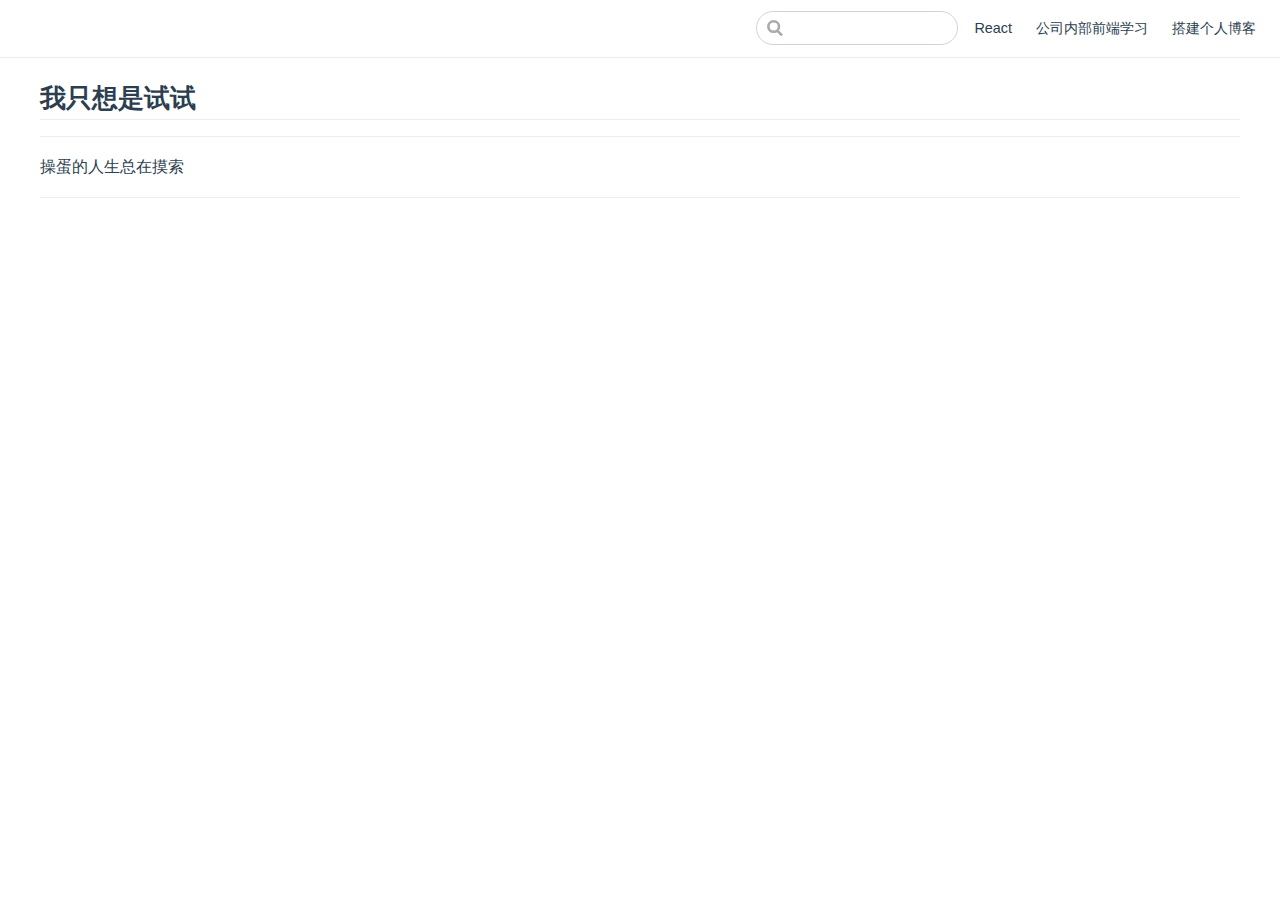
<file: pages/html/html2.html>
<!DOCTYPE html>
<html lang="en-US">
  <head>
    <meta charset="utf-8">
    <meta name="viewport" content="width=device-width,initial-scale=1">
    <title>我只想是试试</title>
    <meta name="generator" content="VuePress 1.5.3">
    
    <meta name="description" content="">
    <link rel="preload" href="/assets/css/0.styles.c6d2e4d1.css" as="style"><link rel="preload" href="/assets/js/app.db6b8348.js" as="script"><link rel="preload" href="/assets/js/2.868d2cb9.js" as="script"><link rel="preload" href="/assets/js/16.78180dae.js" as="script"><link rel="prefetch" href="/assets/js/10.7f3538bd.js"><link rel="prefetch" href="/assets/js/11.298d8855.js"><link rel="prefetch" href="/assets/js/12.3c58ab34.js"><link rel="prefetch" href="/assets/js/13.602dc9e8.js"><link rel="prefetch" href="/assets/js/14.8f03b228.js"><link rel="prefetch" href="/assets/js/15.7acb1b8b.js"><link rel="prefetch" href="/assets/js/3.6cc0999e.js"><link rel="prefetch" href="/assets/js/4.be2e2647.js"><link rel="prefetch" href="/assets/js/5.688b8714.js"><link rel="prefetch" href="/assets/js/6.c89b3dc4.js"><link rel="prefetch" href="/assets/js/7.9888632d.js"><link rel="prefetch" href="/assets/js/8.97d36bbb.js"><link rel="prefetch" href="/assets/js/9.f9981ec3.js">
    <link rel="stylesheet" href="/assets/css/0.styles.c6d2e4d1.css">
  </head>
  <body>
    <div id="app" data-server-rendered="true"><div class="theme-container no-sidebar"><header class="navbar"><div class="sidebar-button"><svg xmlns="http://www.w3.org/2000/svg" aria-hidden="true" role="img" viewBox="0 0 448 512" class="icon"><path fill="currentColor" d="M436 124H12c-6.627 0-12-5.373-12-12V80c0-6.627 5.373-12 12-12h424c6.627 0 12 5.373 12 12v32c0 6.627-5.373 12-12 12zm0 160H12c-6.627 0-12-5.373-12-12v-32c0-6.627 5.373-12 12-12h424c6.627 0 12 5.373 12 12v32c0 6.627-5.373 12-12 12zm0 160H12c-6.627 0-12-5.373-12-12v-32c0-6.627 5.373-12 12-12h424c6.627 0 12 5.373 12 12v32c0 6.627-5.373 12-12 12z"></path></svg></div> <a href="/" class="home-link router-link-active"></a> <div class="links"><div class="search-box"><input aria-label="Search" autocomplete="off" spellcheck="false" value=""> <!----></div> <nav class="nav-links can-hide"><div class="nav-item"><a href="/React/" class="nav-link">
  React
</a></div><div class="nav-item"><a href="/company/" class="nav-link">
  公司内部前端学习
</a></div><div class="nav-item"><a href="/home/" class="nav-link">
  搭建个人博客
</a></div> <!----></nav></div></header> <div class="sidebar-mask"></div> <aside class="sidebar"><nav class="nav-links"><div class="nav-item"><a href="/React/" class="nav-link">
  React
</a></div><div class="nav-item"><a href="/company/" class="nav-link">
  公司内部前端学习
</a></div><div class="nav-item"><a href="/home/" class="nav-link">
  搭建个人博客
</a></div> <!----></nav>  <!----> </aside> <main class="page"> <div class="theme-default-content content__default"><h2 id="我只想是试试"><a href="#我只想是试试" class="header-anchor">#</a> 我只想是试试</h2> <hr> <p>操蛋的人生总在摸索</p> <hr></div> <footer class="page-edit"><!----> <!----></footer> <!----> </main></div><div class="global-ui"></div></div>
    <script src="/assets/js/app.db6b8348.js" defer></script><script src="/assets/js/2.868d2cb9.js" defer></script><script src="/assets/js/16.78180dae.js" defer></script>
  </body>
</html>
</file>
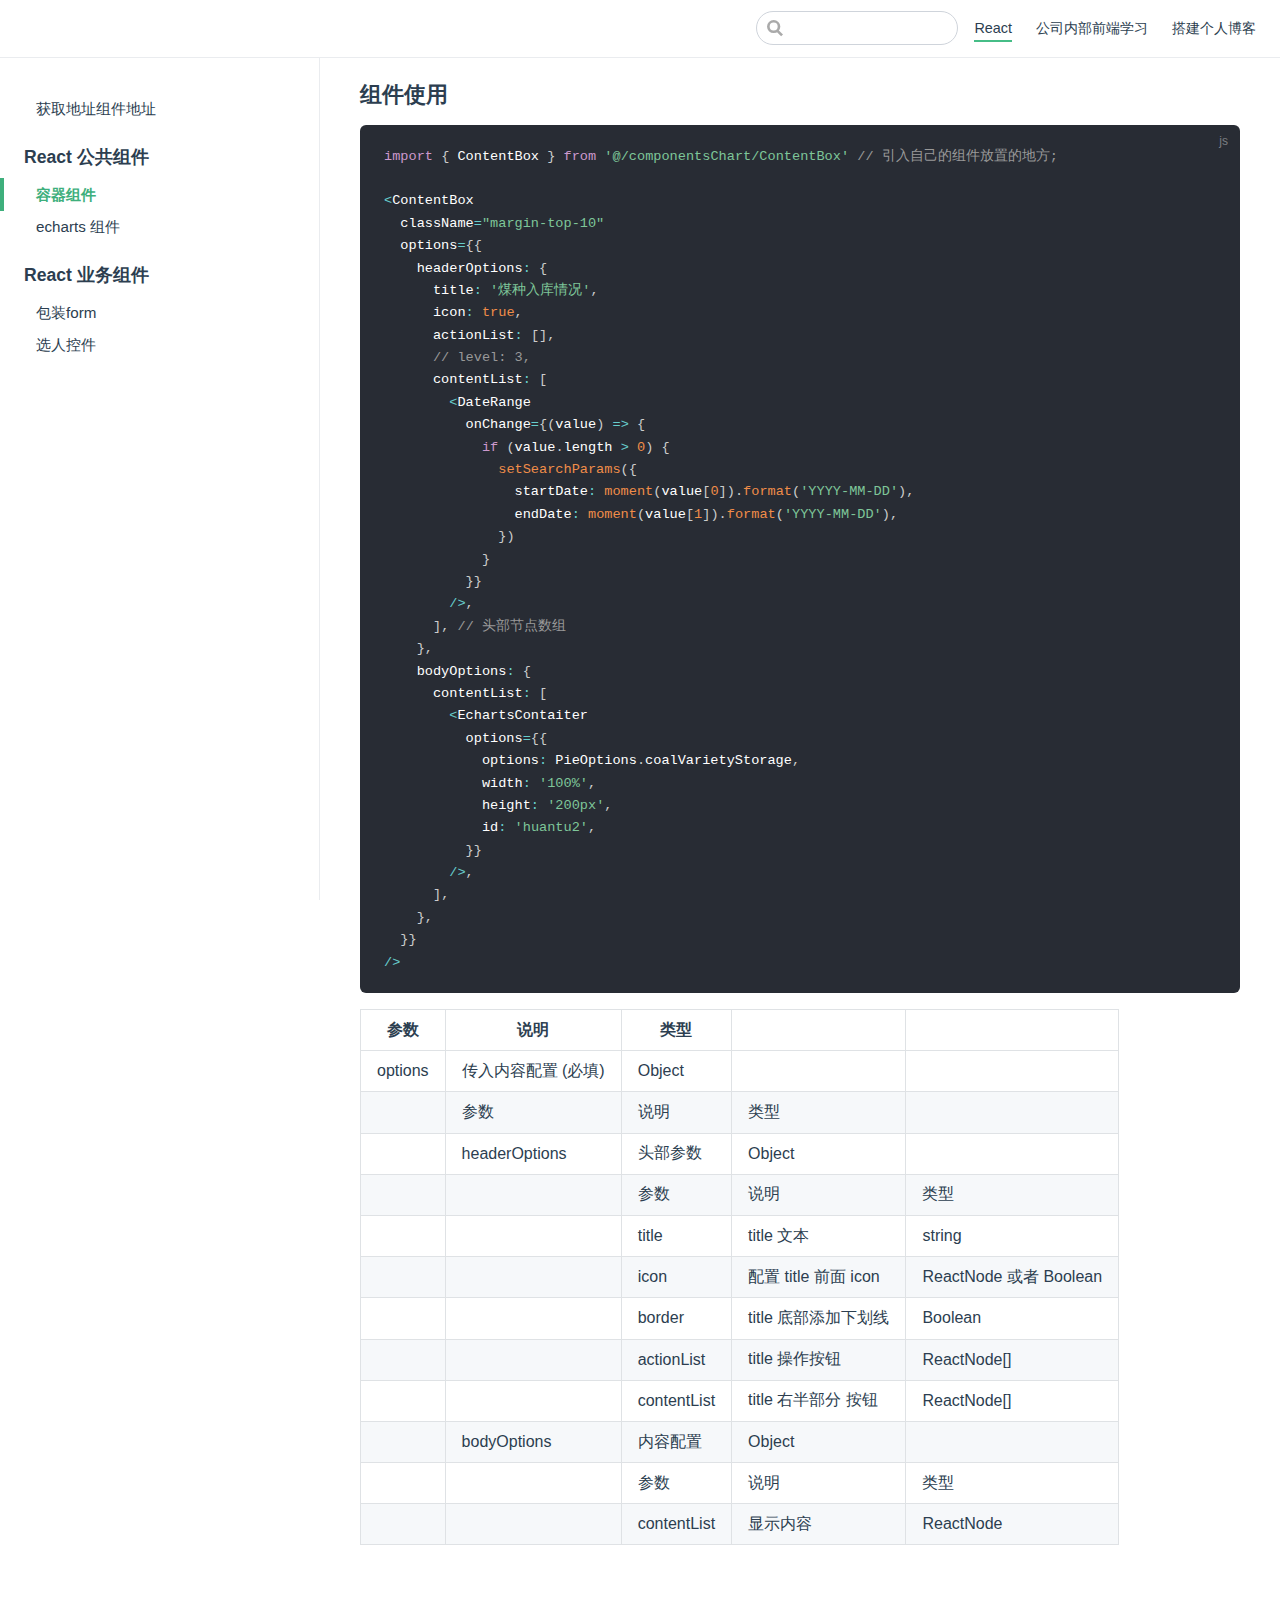
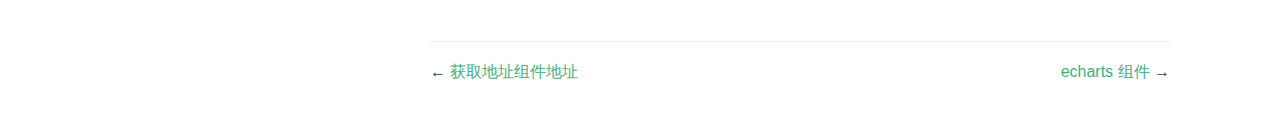
<file: React/publicComponent/content-box.html>
<!DOCTYPE html>
<html lang="en-US">
  <head>
    <meta charset="utf-8">
    <meta name="viewport" content="width=device-width,initial-scale=1">
    <title>组件使用</title>
    <meta name="generator" content="VuePress 1.5.3">
    
    <meta name="description" content="">
    <link rel="preload" href="/assets/css/0.styles.c6d2e4d1.css" as="style"><link rel="preload" href="/assets/js/app.db6b8348.js" as="script"><link rel="preload" href="/assets/js/2.868d2cb9.js" as="script"><link rel="preload" href="/assets/js/7.9888632d.js" as="script"><link rel="prefetch" href="/assets/js/10.7f3538bd.js"><link rel="prefetch" href="/assets/js/11.298d8855.js"><link rel="prefetch" href="/assets/js/12.3c58ab34.js"><link rel="prefetch" href="/assets/js/13.602dc9e8.js"><link rel="prefetch" href="/assets/js/14.8f03b228.js"><link rel="prefetch" href="/assets/js/15.7acb1b8b.js"><link rel="prefetch" href="/assets/js/16.78180dae.js"><link rel="prefetch" href="/assets/js/3.6cc0999e.js"><link rel="prefetch" href="/assets/js/4.be2e2647.js"><link rel="prefetch" href="/assets/js/5.688b8714.js"><link rel="prefetch" href="/assets/js/6.c89b3dc4.js"><link rel="prefetch" href="/assets/js/8.97d36bbb.js"><link rel="prefetch" href="/assets/js/9.f9981ec3.js">
    <link rel="stylesheet" href="/assets/css/0.styles.c6d2e4d1.css">
  </head>
  <body>
    <div id="app" data-server-rendered="true"><div class="theme-container"><header class="navbar"><div class="sidebar-button"><svg xmlns="http://www.w3.org/2000/svg" aria-hidden="true" role="img" viewBox="0 0 448 512" class="icon"><path fill="currentColor" d="M436 124H12c-6.627 0-12-5.373-12-12V80c0-6.627 5.373-12 12-12h424c6.627 0 12 5.373 12 12v32c0 6.627-5.373 12-12 12zm0 160H12c-6.627 0-12-5.373-12-12v-32c0-6.627 5.373-12 12-12h424c6.627 0 12 5.373 12 12v32c0 6.627-5.373 12-12 12zm0 160H12c-6.627 0-12-5.373-12-12v-32c0-6.627 5.373-12 12-12h424c6.627 0 12 5.373 12 12v32c0 6.627-5.373 12-12 12z"></path></svg></div> <a href="/" class="home-link router-link-active"></a> <div class="links"><div class="search-box"><input aria-label="Search" autocomplete="off" spellcheck="false" value=""> <!----></div> <nav class="nav-links can-hide"><div class="nav-item"><a href="/React/" class="nav-link router-link-active">
  React
</a></div><div class="nav-item"><a href="/company/" class="nav-link">
  公司内部前端学习
</a></div><div class="nav-item"><a href="/home/" class="nav-link">
  搭建个人博客
</a></div> <!----></nav></div></header> <div class="sidebar-mask"></div> <aside class="sidebar"><nav class="nav-links"><div class="nav-item"><a href="/React/" class="nav-link router-link-active">
  React
</a></div><div class="nav-item"><a href="/company/" class="nav-link">
  公司内部前端学习
</a></div><div class="nav-item"><a href="/home/" class="nav-link">
  搭建个人博客
</a></div> <!----></nav>  <ul class="sidebar-links"><li><section class="sidebar-group depth-0"><p class="sidebar-heading"><span></span> <!----></p> <ul class="sidebar-links sidebar-group-items"><li><a href="/React/" aria-current="page" class="sidebar-link">获取地址组件地址</a></li></ul></section></li><li><section class="sidebar-group depth-0"><p class="sidebar-heading open"><span>React 公共组件</span> <!----></p> <ul class="sidebar-links sidebar-group-items"><li><a href="/React/publicComponent/content-box.html" aria-current="page" class="active sidebar-link"> 容器组件</a><ul class="sidebar-sub-headers"></ul></li><li><a href="/React/publicComponent/echarts.html" class="sidebar-link">echarts 组件</a></li></ul></section></li><li><section class="sidebar-group depth-0"><p class="sidebar-heading"><span>React 业务组件</span> <!----></p> <ul class="sidebar-links sidebar-group-items"><li><a href="/React/reactComponent/form.html" class="sidebar-link">包装form</a></li><li><a href="/React/reactComponent/user.html" class="sidebar-link">选人控件</a></li></ul></section></li></ul> </aside> <main class="page"> <div class="theme-default-content content__default"><h3 id="组件使用"><a href="#组件使用" class="header-anchor">#</a> 组件使用</h3> <div class="language-javascript extra-class"><pre class="language-javascript"><code><span class="token keyword">import</span> <span class="token punctuation">{</span> ContentBox <span class="token punctuation">}</span> <span class="token keyword">from</span> <span class="token string">'@/componentsChart/ContentBox'</span> <span class="token comment">// 引入自己的组件放置的地方;</span>

<span class="token operator">&lt;</span>ContentBox
  className<span class="token operator">=</span><span class="token string">&quot;margin-top-10&quot;</span>
  options<span class="token operator">=</span><span class="token punctuation">{</span><span class="token punctuation">{</span>
    headerOptions<span class="token operator">:</span> <span class="token punctuation">{</span>
      title<span class="token operator">:</span> <span class="token string">'煤种入库情况'</span><span class="token punctuation">,</span>
      icon<span class="token operator">:</span> <span class="token boolean">true</span><span class="token punctuation">,</span>
      actionList<span class="token operator">:</span> <span class="token punctuation">[</span><span class="token punctuation">]</span><span class="token punctuation">,</span>
      <span class="token comment">// level: 3,</span>
      contentList<span class="token operator">:</span> <span class="token punctuation">[</span>
        <span class="token operator">&lt;</span>DateRange
          onChange<span class="token operator">=</span><span class="token punctuation">{</span><span class="token punctuation">(</span><span class="token parameter">value</span><span class="token punctuation">)</span> <span class="token operator">=&gt;</span> <span class="token punctuation">{</span>
            <span class="token keyword">if</span> <span class="token punctuation">(</span>value<span class="token punctuation">.</span>length <span class="token operator">&gt;</span> <span class="token number">0</span><span class="token punctuation">)</span> <span class="token punctuation">{</span>
              <span class="token function">setSearchParams</span><span class="token punctuation">(</span><span class="token punctuation">{</span>
                startDate<span class="token operator">:</span> <span class="token function">moment</span><span class="token punctuation">(</span>value<span class="token punctuation">[</span><span class="token number">0</span><span class="token punctuation">]</span><span class="token punctuation">)</span><span class="token punctuation">.</span><span class="token function">format</span><span class="token punctuation">(</span><span class="token string">'YYYY-MM-DD'</span><span class="token punctuation">)</span><span class="token punctuation">,</span>
                endDate<span class="token operator">:</span> <span class="token function">moment</span><span class="token punctuation">(</span>value<span class="token punctuation">[</span><span class="token number">1</span><span class="token punctuation">]</span><span class="token punctuation">)</span><span class="token punctuation">.</span><span class="token function">format</span><span class="token punctuation">(</span><span class="token string">'YYYY-MM-DD'</span><span class="token punctuation">)</span><span class="token punctuation">,</span>
              <span class="token punctuation">}</span><span class="token punctuation">)</span>
            <span class="token punctuation">}</span>
          <span class="token punctuation">}</span><span class="token punctuation">}</span>
        <span class="token operator">/</span><span class="token operator">&gt;</span><span class="token punctuation">,</span>
      <span class="token punctuation">]</span><span class="token punctuation">,</span> <span class="token comment">// 头部节点数组</span>
    <span class="token punctuation">}</span><span class="token punctuation">,</span>
    bodyOptions<span class="token operator">:</span> <span class="token punctuation">{</span>
      contentList<span class="token operator">:</span> <span class="token punctuation">[</span>
        <span class="token operator">&lt;</span>EchartsContaiter
          options<span class="token operator">=</span><span class="token punctuation">{</span><span class="token punctuation">{</span>
            options<span class="token operator">:</span> PieOptions<span class="token punctuation">.</span>coalVarietyStorage<span class="token punctuation">,</span>
            width<span class="token operator">:</span> <span class="token string">'100%'</span><span class="token punctuation">,</span>
            height<span class="token operator">:</span> <span class="token string">'200px'</span><span class="token punctuation">,</span>
            id<span class="token operator">:</span> <span class="token string">'huantu2'</span><span class="token punctuation">,</span>
          <span class="token punctuation">}</span><span class="token punctuation">}</span>
        <span class="token operator">/</span><span class="token operator">&gt;</span><span class="token punctuation">,</span>
      <span class="token punctuation">]</span><span class="token punctuation">,</span>
    <span class="token punctuation">}</span><span class="token punctuation">,</span>
  <span class="token punctuation">}</span><span class="token punctuation">}</span>
<span class="token operator">/</span><span class="token operator">&gt;</span>
</code></pre></div><table><thead><tr><th>参数</th> <th>说明</th> <th>类型</th> <th></th> <th></th></tr></thead> <tbody><tr><td>options</td> <td>传入内容配置 (必填)</td> <td>Object</td> <td></td> <td></td></tr> <tr><td></td> <td>参数</td> <td>说明</td> <td>类型</td> <td></td></tr> <tr><td></td> <td>headerOptions</td> <td>头部参数</td> <td>Object</td> <td></td></tr> <tr><td></td> <td></td> <td>参数</td> <td>说明</td> <td>类型</td></tr> <tr><td></td> <td></td> <td>title</td> <td>title 文本</td> <td>string</td></tr> <tr><td></td> <td></td> <td>icon</td> <td>配置 title 前面 icon</td> <td>ReactNode 或者 Boolean</td></tr> <tr><td></td> <td></td> <td>border</td> <td>title 底部添加下划线</td> <td>Boolean</td></tr> <tr><td></td> <td></td> <td>actionList</td> <td>title 操作按钮</td> <td>ReactNode[]</td></tr> <tr><td></td> <td></td> <td>contentList</td> <td>title 右半部分 按钮</td> <td>ReactNode[]</td></tr> <tr><td></td> <td>bodyOptions</td> <td>内容配置</td> <td>Object</td> <td></td></tr> <tr><td></td> <td></td> <td>参数</td> <td>说明</td> <td>类型</td></tr> <tr><td></td> <td></td> <td>contentList</td> <td>显示内容</td> <td>ReactNode</td></tr></tbody></table></div> <footer class="page-edit"><!----> <!----></footer> <div class="page-nav"><p class="inner"><span class="prev">
      ←
      <a href="/React/" class="prev router-link-active">
        获取地址组件地址
      </a></span> <span class="next"><a href="/React/publicComponent/echarts.html">
        echarts 组件
      </a>
      →
    </span></p></div> </main></div><div class="global-ui"></div></div>
    <script src="/assets/js/app.db6b8348.js" defer></script><script src="/assets/js/2.868d2cb9.js" defer></script><script src="/assets/js/7.9888632d.js" defer></script>
  </body>
</html>
</file>
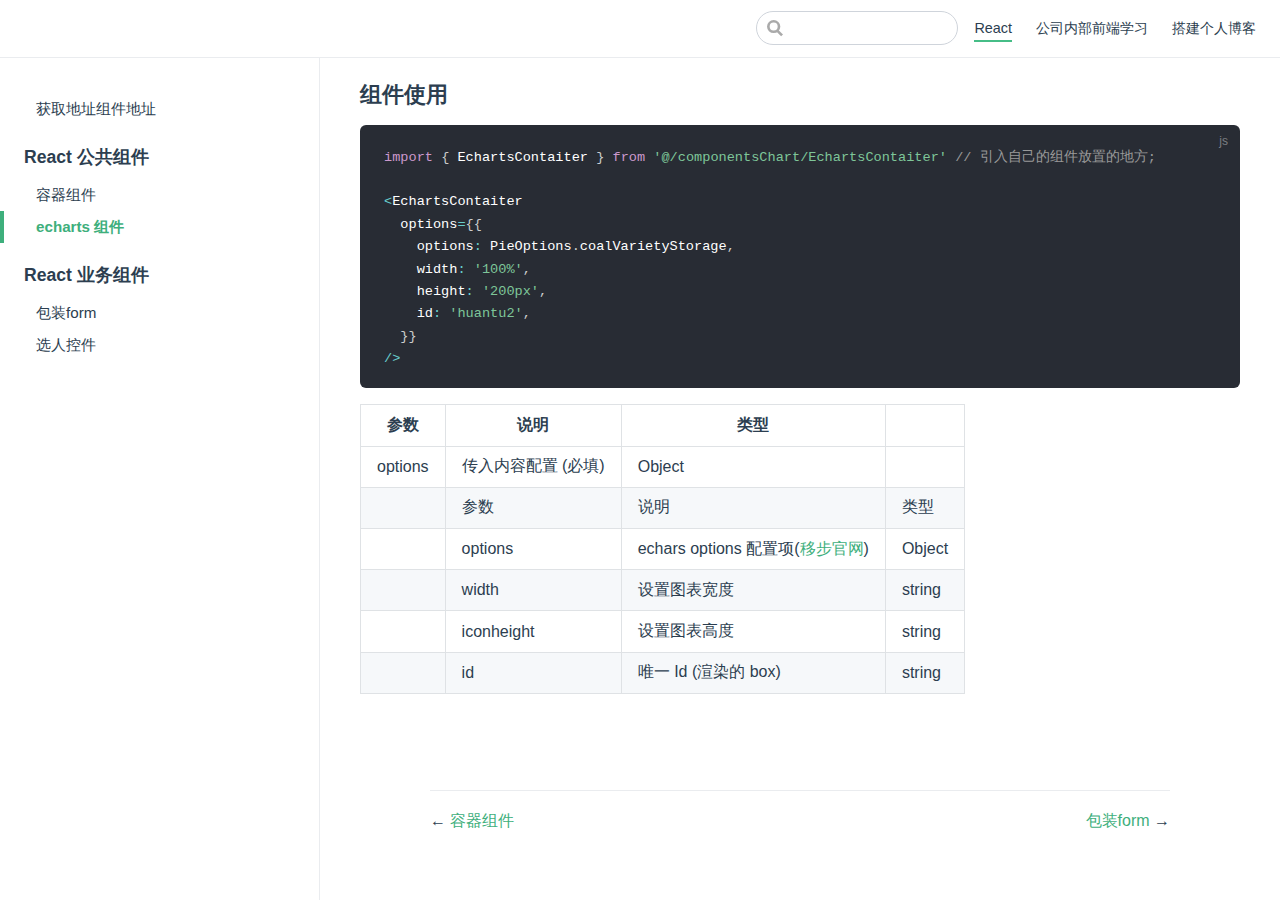
<file: React/publicComponent/echarts.html>
<!DOCTYPE html>
<html lang="en-US">
  <head>
    <meta charset="utf-8">
    <meta name="viewport" content="width=device-width,initial-scale=1">
    <title>组件使用</title>
    <meta name="generator" content="VuePress 1.5.3">
    
    <meta name="description" content="">
    <link rel="preload" href="/assets/css/0.styles.c6d2e4d1.css" as="style"><link rel="preload" href="/assets/js/app.db6b8348.js" as="script"><link rel="preload" href="/assets/js/2.868d2cb9.js" as="script"><link rel="preload" href="/assets/js/8.97d36bbb.js" as="script"><link rel="prefetch" href="/assets/js/10.7f3538bd.js"><link rel="prefetch" href="/assets/js/11.298d8855.js"><link rel="prefetch" href="/assets/js/12.3c58ab34.js"><link rel="prefetch" href="/assets/js/13.602dc9e8.js"><link rel="prefetch" href="/assets/js/14.8f03b228.js"><link rel="prefetch" href="/assets/js/15.7acb1b8b.js"><link rel="prefetch" href="/assets/js/16.78180dae.js"><link rel="prefetch" href="/assets/js/3.6cc0999e.js"><link rel="prefetch" href="/assets/js/4.be2e2647.js"><link rel="prefetch" href="/assets/js/5.688b8714.js"><link rel="prefetch" href="/assets/js/6.c89b3dc4.js"><link rel="prefetch" href="/assets/js/7.9888632d.js"><link rel="prefetch" href="/assets/js/9.f9981ec3.js">
    <link rel="stylesheet" href="/assets/css/0.styles.c6d2e4d1.css">
  </head>
  <body>
    <div id="app" data-server-rendered="true"><div class="theme-container"><header class="navbar"><div class="sidebar-button"><svg xmlns="http://www.w3.org/2000/svg" aria-hidden="true" role="img" viewBox="0 0 448 512" class="icon"><path fill="currentColor" d="M436 124H12c-6.627 0-12-5.373-12-12V80c0-6.627 5.373-12 12-12h424c6.627 0 12 5.373 12 12v32c0 6.627-5.373 12-12 12zm0 160H12c-6.627 0-12-5.373-12-12v-32c0-6.627 5.373-12 12-12h424c6.627 0 12 5.373 12 12v32c0 6.627-5.373 12-12 12zm0 160H12c-6.627 0-12-5.373-12-12v-32c0-6.627 5.373-12 12-12h424c6.627 0 12 5.373 12 12v32c0 6.627-5.373 12-12 12z"></path></svg></div> <a href="/" class="home-link router-link-active"></a> <div class="links"><div class="search-box"><input aria-label="Search" autocomplete="off" spellcheck="false" value=""> <!----></div> <nav class="nav-links can-hide"><div class="nav-item"><a href="/React/" class="nav-link router-link-active">
  React
</a></div><div class="nav-item"><a href="/company/" class="nav-link">
  公司内部前端学习
</a></div><div class="nav-item"><a href="/home/" class="nav-link">
  搭建个人博客
</a></div> <!----></nav></div></header> <div class="sidebar-mask"></div> <aside class="sidebar"><nav class="nav-links"><div class="nav-item"><a href="/React/" class="nav-link router-link-active">
  React
</a></div><div class="nav-item"><a href="/company/" class="nav-link">
  公司内部前端学习
</a></div><div class="nav-item"><a href="/home/" class="nav-link">
  搭建个人博客
</a></div> <!----></nav>  <ul class="sidebar-links"><li><section class="sidebar-group depth-0"><p class="sidebar-heading"><span></span> <!----></p> <ul class="sidebar-links sidebar-group-items"><li><a href="/React/" aria-current="page" class="sidebar-link">获取地址组件地址</a></li></ul></section></li><li><section class="sidebar-group depth-0"><p class="sidebar-heading open"><span>React 公共组件</span> <!----></p> <ul class="sidebar-links sidebar-group-items"><li><a href="/React/publicComponent/content-box.html" class="sidebar-link"> 容器组件</a></li><li><a href="/React/publicComponent/echarts.html" aria-current="page" class="active sidebar-link">echarts 组件</a><ul class="sidebar-sub-headers"></ul></li></ul></section></li><li><section class="sidebar-group depth-0"><p class="sidebar-heading"><span>React 业务组件</span> <!----></p> <ul class="sidebar-links sidebar-group-items"><li><a href="/React/reactComponent/form.html" class="sidebar-link">包装form</a></li><li><a href="/React/reactComponent/user.html" class="sidebar-link">选人控件</a></li></ul></section></li></ul> </aside> <main class="page"> <div class="theme-default-content content__default"><h3 id="组件使用"><a href="#组件使用" class="header-anchor">#</a> 组件使用</h3> <div class="language-javascript extra-class"><pre class="language-javascript"><code><span class="token keyword">import</span> <span class="token punctuation">{</span> EchartsContaiter <span class="token punctuation">}</span> <span class="token keyword">from</span> <span class="token string">'@/componentsChart/EchartsContaiter'</span> <span class="token comment">// 引入自己的组件放置的地方;</span>

<span class="token operator">&lt;</span>EchartsContaiter
  options<span class="token operator">=</span><span class="token punctuation">{</span><span class="token punctuation">{</span>
    options<span class="token operator">:</span> PieOptions<span class="token punctuation">.</span>coalVarietyStorage<span class="token punctuation">,</span>
    width<span class="token operator">:</span> <span class="token string">'100%'</span><span class="token punctuation">,</span>
    height<span class="token operator">:</span> <span class="token string">'200px'</span><span class="token punctuation">,</span>
    id<span class="token operator">:</span> <span class="token string">'huantu2'</span><span class="token punctuation">,</span>
  <span class="token punctuation">}</span><span class="token punctuation">}</span>
<span class="token operator">/</span><span class="token operator">&gt;</span>
</code></pre></div><table><thead><tr><th>参数</th> <th>说明</th> <th>类型</th> <th></th></tr></thead> <tbody><tr><td>options</td> <td>传入内容配置 (必填)</td> <td>Object</td> <td></td></tr> <tr><td></td> <td>参数</td> <td>说明</td> <td>类型</td></tr> <tr><td></td> <td>options</td> <td>echars options 配置项(<a href="https://echarts.apache.org/zh/index.html" target="_black">移步官网</a>)</td> <td>Object</td></tr> <tr><td></td> <td>width</td> <td>设置图表宽度</td> <td>string</td></tr> <tr><td></td> <td>iconheight</td> <td>设置图表高度</td> <td>string</td></tr> <tr><td></td> <td>id</td> <td>唯一 Id (渲染的 box)</td> <td>string</td></tr></tbody></table></div> <footer class="page-edit"><!----> <!----></footer> <div class="page-nav"><p class="inner"><span class="prev">
      ←
      <a href="/React/publicComponent/content-box.html" class="prev">
         容器组件
      </a></span> <span class="next"><a href="/React/reactComponent/form.html">
        包装form
      </a>
      →
    </span></p></div> </main></div><div class="global-ui"></div></div>
    <script src="/assets/js/app.db6b8348.js" defer></script><script src="/assets/js/2.868d2cb9.js" defer></script><script src="/assets/js/8.97d36bbb.js" defer></script>
  </body>
</html>
</file>
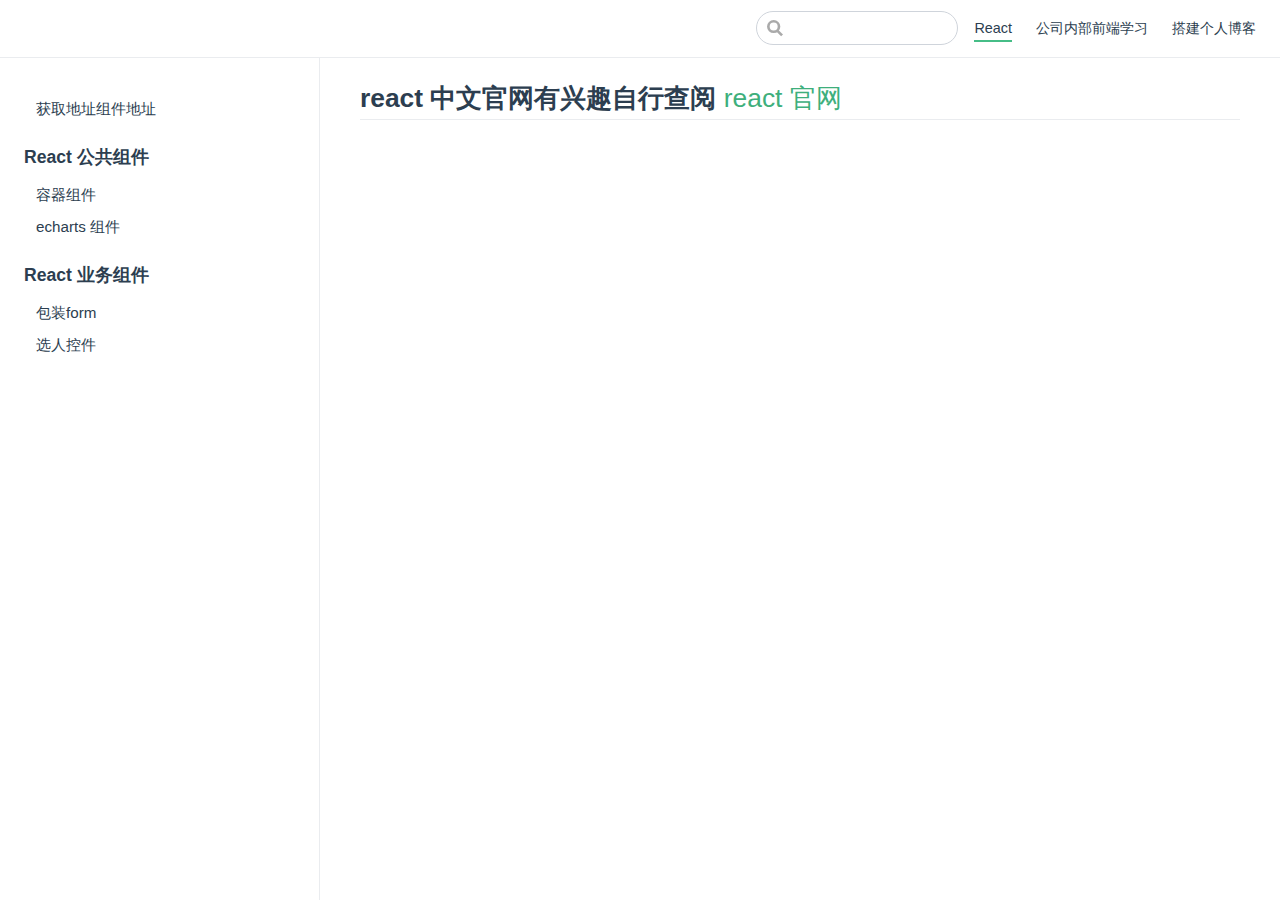
<file: React/reactBase/reactBase.html>
<!DOCTYPE html>
<html lang="en-US">
  <head>
    <meta charset="utf-8">
    <meta name="viewport" content="width=device-width,initial-scale=1">
    <title>react 中文官网有兴趣自行查阅</title>
    <meta name="generator" content="VuePress 1.5.3">
    
    <meta name="description" content="">
    <link rel="preload" href="/assets/css/0.styles.c6d2e4d1.css" as="style"><link rel="preload" href="/assets/js/app.db6b8348.js" as="script"><link rel="preload" href="/assets/js/2.868d2cb9.js" as="script"><link rel="preload" href="/assets/js/9.f9981ec3.js" as="script"><link rel="prefetch" href="/assets/js/10.7f3538bd.js"><link rel="prefetch" href="/assets/js/11.298d8855.js"><link rel="prefetch" href="/assets/js/12.3c58ab34.js"><link rel="prefetch" href="/assets/js/13.602dc9e8.js"><link rel="prefetch" href="/assets/js/14.8f03b228.js"><link rel="prefetch" href="/assets/js/15.7acb1b8b.js"><link rel="prefetch" href="/assets/js/16.78180dae.js"><link rel="prefetch" href="/assets/js/3.6cc0999e.js"><link rel="prefetch" href="/assets/js/4.be2e2647.js"><link rel="prefetch" href="/assets/js/5.688b8714.js"><link rel="prefetch" href="/assets/js/6.c89b3dc4.js"><link rel="prefetch" href="/assets/js/7.9888632d.js"><link rel="prefetch" href="/assets/js/8.97d36bbb.js">
    <link rel="stylesheet" href="/assets/css/0.styles.c6d2e4d1.css">
  </head>
  <body>
    <div id="app" data-server-rendered="true"><div class="theme-container"><header class="navbar"><div class="sidebar-button"><svg xmlns="http://www.w3.org/2000/svg" aria-hidden="true" role="img" viewBox="0 0 448 512" class="icon"><path fill="currentColor" d="M436 124H12c-6.627 0-12-5.373-12-12V80c0-6.627 5.373-12 12-12h424c6.627 0 12 5.373 12 12v32c0 6.627-5.373 12-12 12zm0 160H12c-6.627 0-12-5.373-12-12v-32c0-6.627 5.373-12 12-12h424c6.627 0 12 5.373 12 12v32c0 6.627-5.373 12-12 12zm0 160H12c-6.627 0-12-5.373-12-12v-32c0-6.627 5.373-12 12-12h424c6.627 0 12 5.373 12 12v32c0 6.627-5.373 12-12 12z"></path></svg></div> <a href="/" class="home-link router-link-active"></a> <div class="links"><div class="search-box"><input aria-label="Search" autocomplete="off" spellcheck="false" value=""> <!----></div> <nav class="nav-links can-hide"><div class="nav-item"><a href="/React/" class="nav-link router-link-active">
  React
</a></div><div class="nav-item"><a href="/company/" class="nav-link">
  公司内部前端学习
</a></div><div class="nav-item"><a href="/home/" class="nav-link">
  搭建个人博客
</a></div> <!----></nav></div></header> <div class="sidebar-mask"></div> <aside class="sidebar"><nav class="nav-links"><div class="nav-item"><a href="/React/" class="nav-link router-link-active">
  React
</a></div><div class="nav-item"><a href="/company/" class="nav-link">
  公司内部前端学习
</a></div><div class="nav-item"><a href="/home/" class="nav-link">
  搭建个人博客
</a></div> <!----></nav>  <ul class="sidebar-links"><li><section class="sidebar-group depth-0"><p class="sidebar-heading open"><span></span> <!----></p> <ul class="sidebar-links sidebar-group-items"><li><a href="/React/" aria-current="page" class="sidebar-link">获取地址组件地址</a></li></ul></section></li><li><section class="sidebar-group depth-0"><p class="sidebar-heading"><span>React 公共组件</span> <!----></p> <ul class="sidebar-links sidebar-group-items"><li><a href="/React/publicComponent/content-box.html" class="sidebar-link"> 容器组件</a></li><li><a href="/React/publicComponent/echarts.html" class="sidebar-link">echarts 组件</a></li></ul></section></li><li><section class="sidebar-group depth-0"><p class="sidebar-heading"><span>React 业务组件</span> <!----></p> <ul class="sidebar-links sidebar-group-items"><li><a href="/React/reactComponent/form.html" class="sidebar-link">包装form</a></li><li><a href="/React/reactComponent/user.html" class="sidebar-link">选人控件</a></li></ul></section></li></ul> </aside> <main class="page"> <div class="theme-default-content content__default"><h2 id="react-中文官网有兴趣自行查阅-react-官网"><a href="#react-中文官网有兴趣自行查阅-react-官网" class="header-anchor">#</a> react 中文官网有兴趣自行查阅 <a href="https://zh-hans.reactjs.org/docs/hello-world.html" target="_black">react 官网</a></h2></div> <footer class="page-edit"><!----> <!----></footer> <!----> </main></div><div class="global-ui"></div></div>
    <script src="/assets/js/app.db6b8348.js" defer></script><script src="/assets/js/2.868d2cb9.js" defer></script><script src="/assets/js/9.f9981ec3.js" defer></script>
  </body>
</html>
</file>
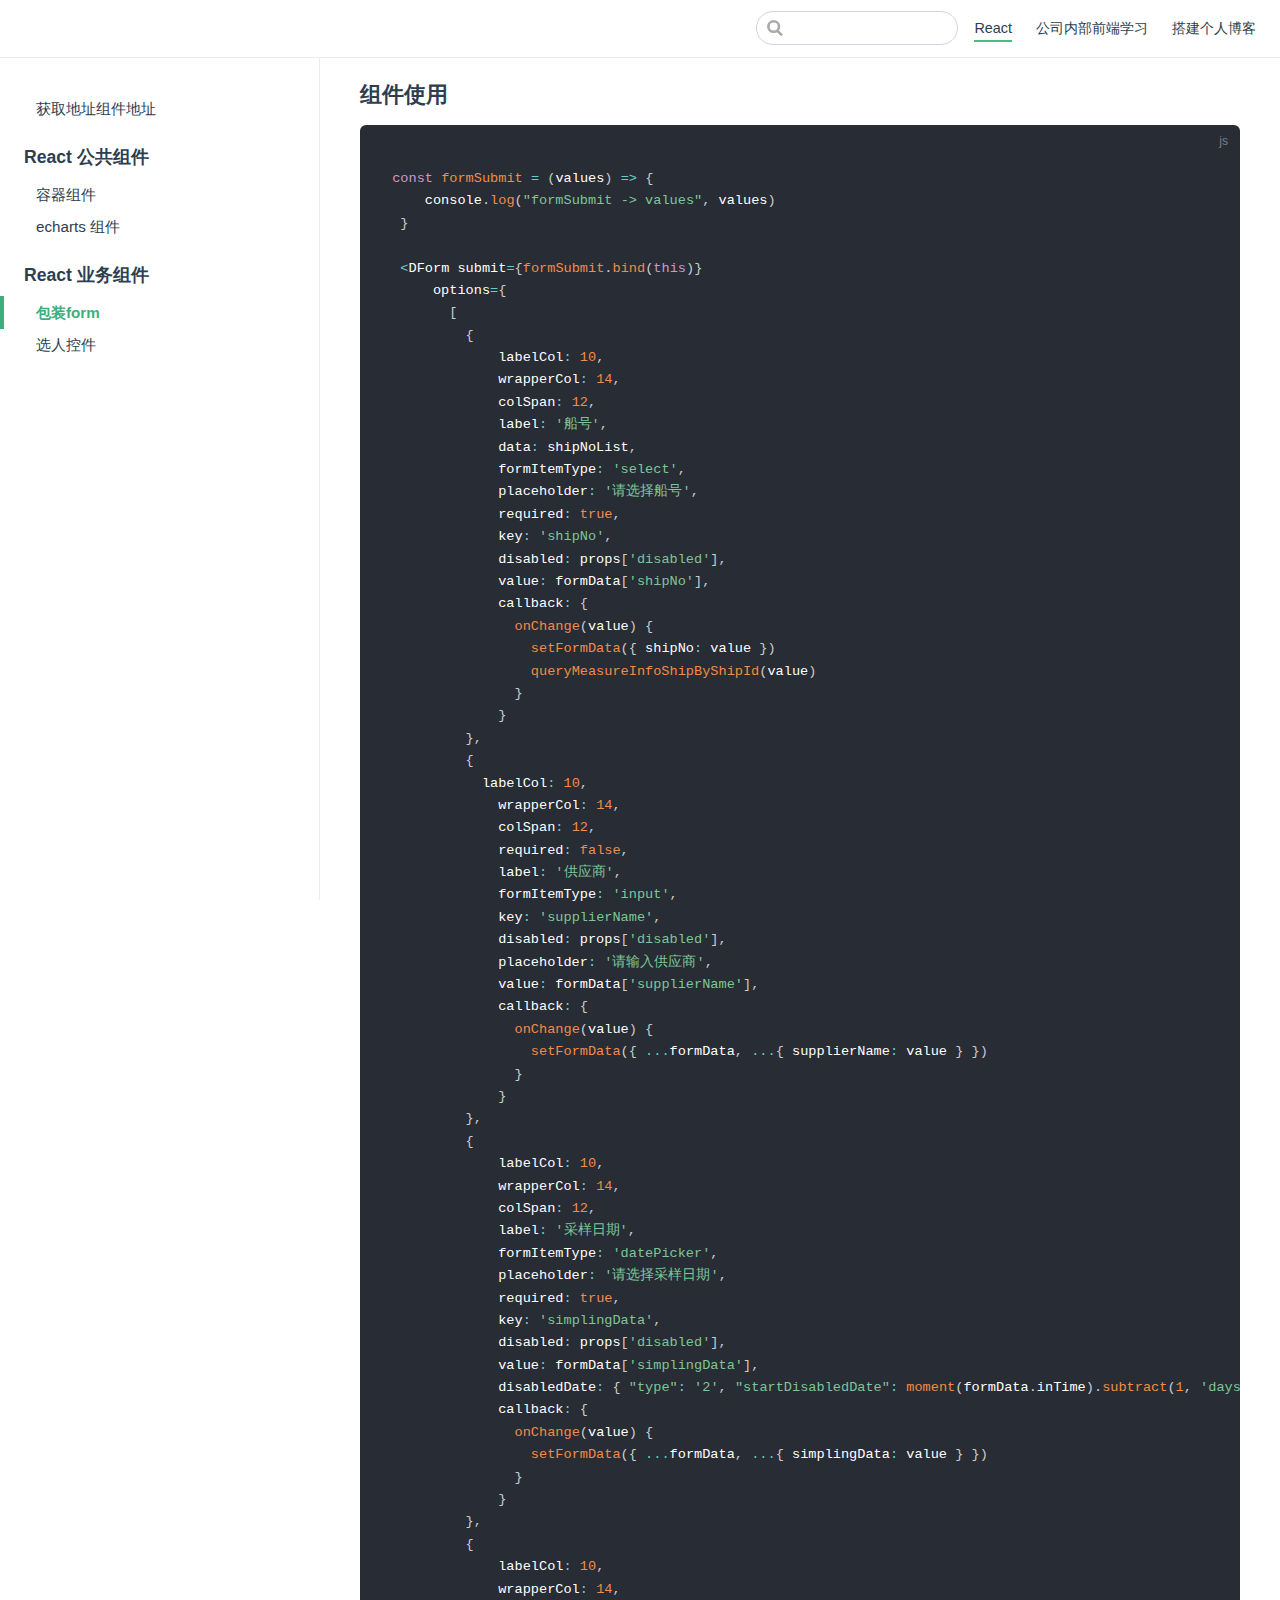
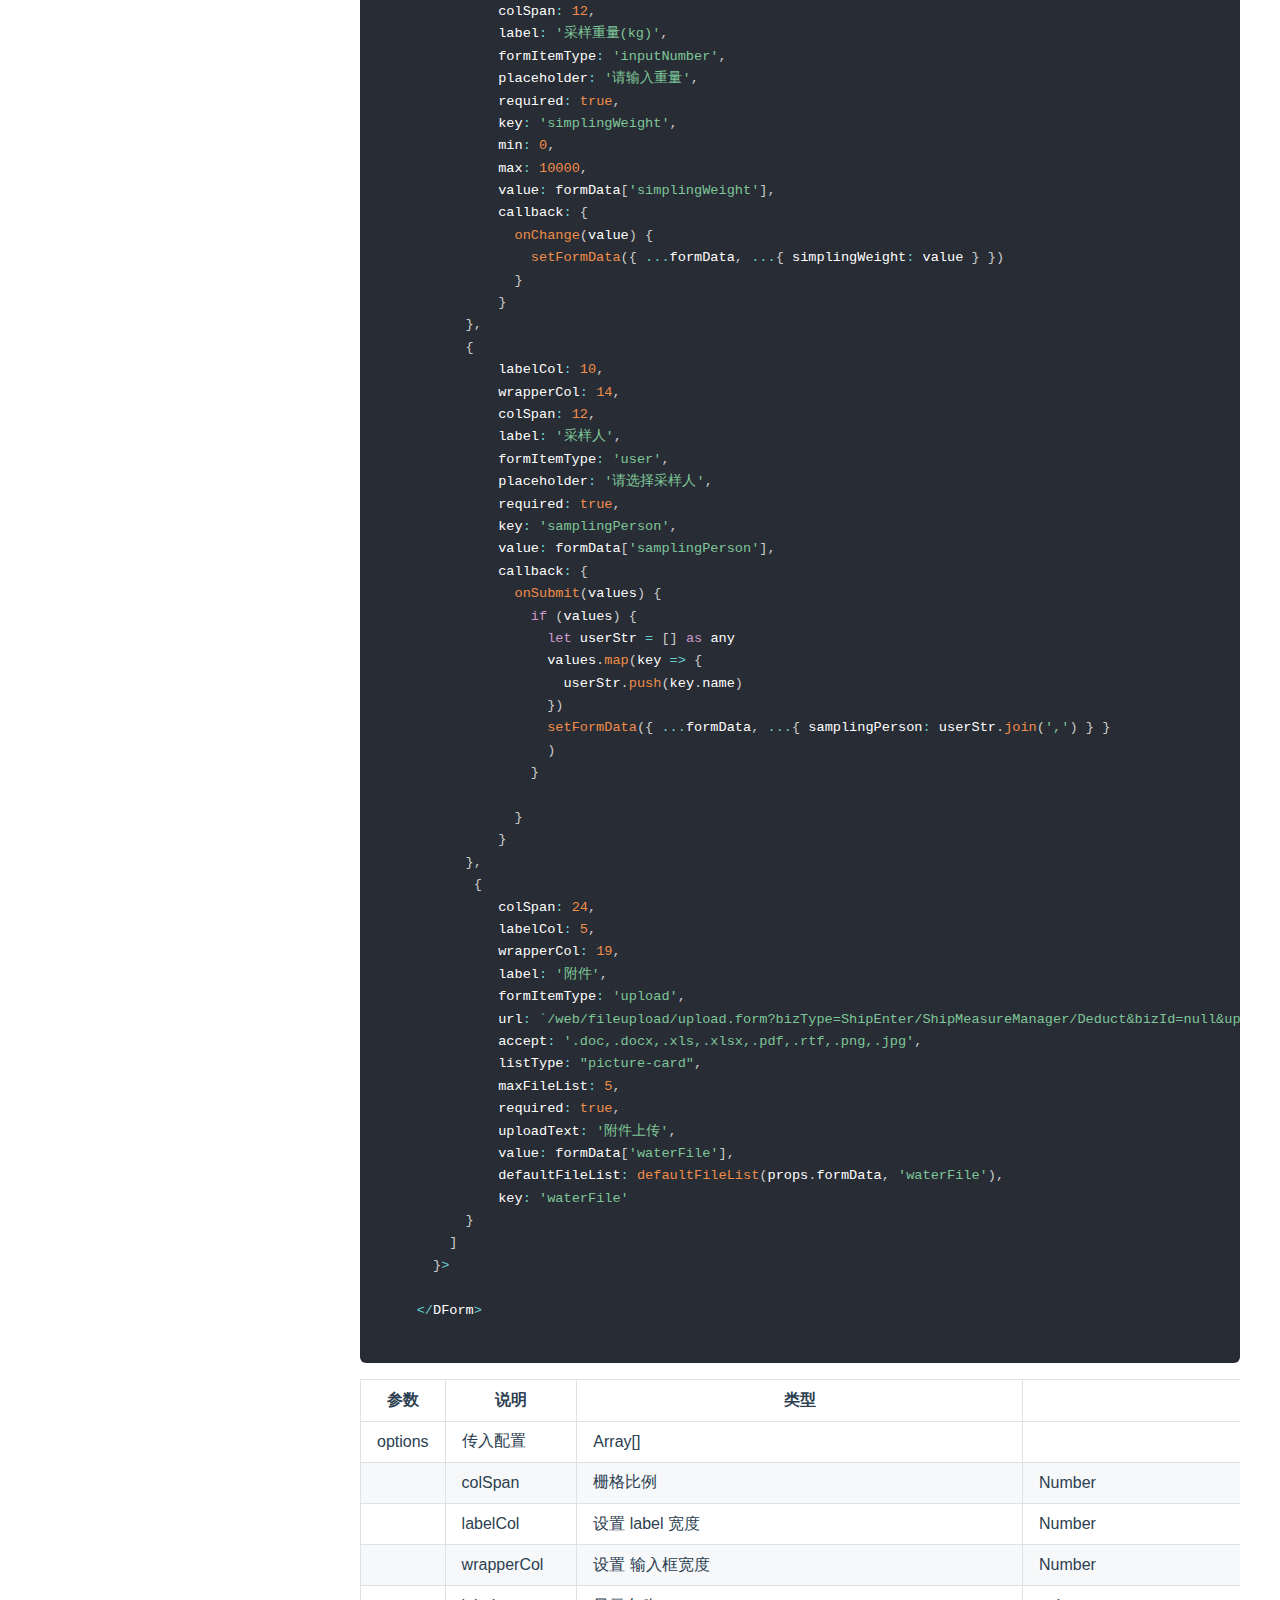
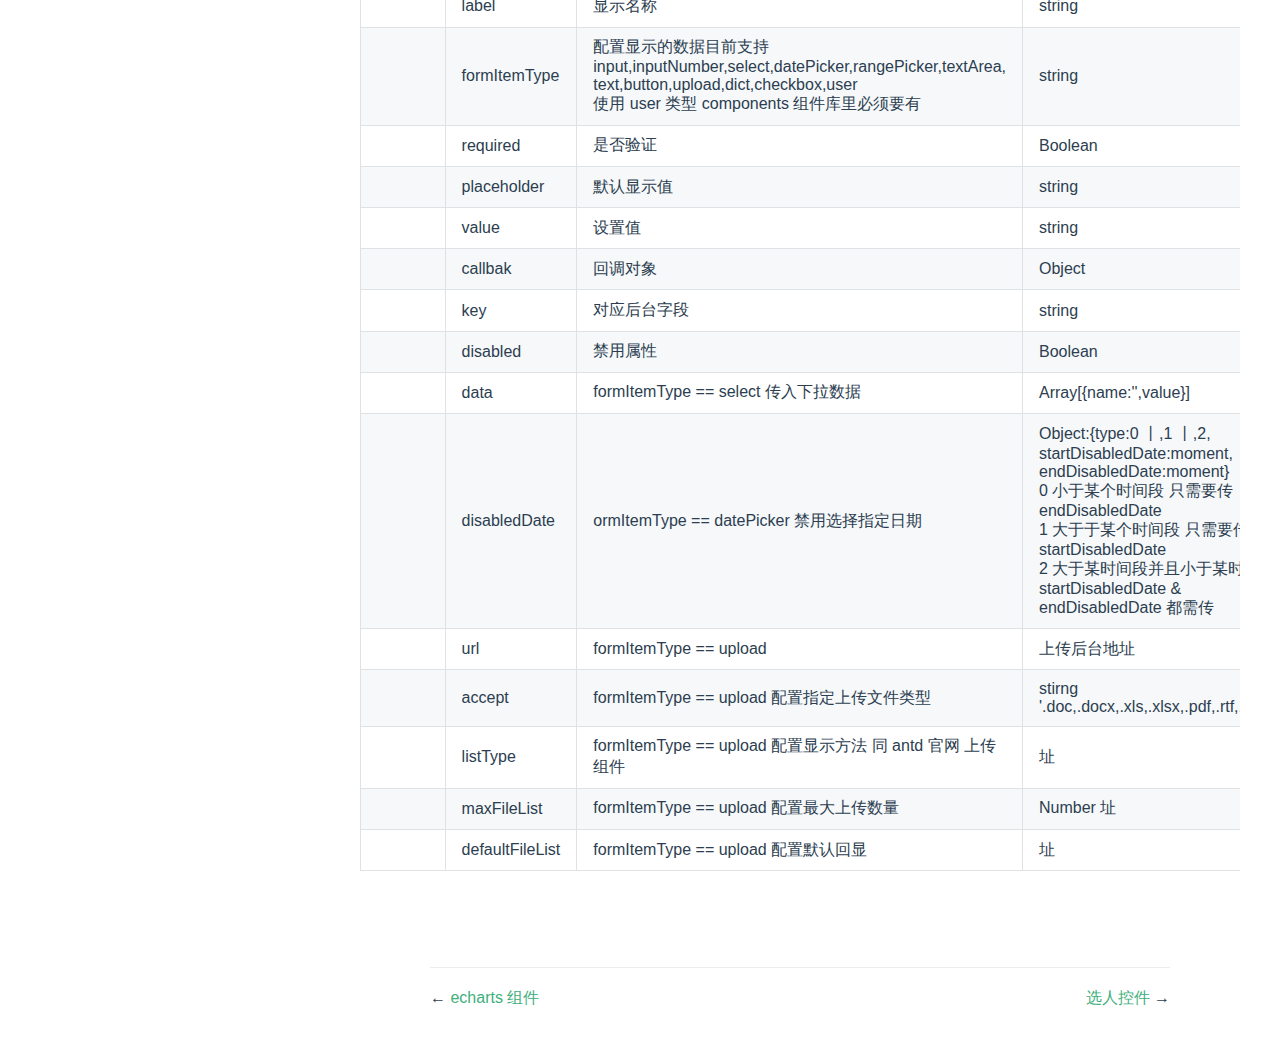
<file: React/reactComponent/form.html>
<!DOCTYPE html>
<html lang="en-US">
  <head>
    <meta charset="utf-8">
    <meta name="viewport" content="width=device-width,initial-scale=1">
    <title>组件使用</title>
    <meta name="generator" content="VuePress 1.5.3">
    
    <meta name="description" content="">
    <link rel="preload" href="/assets/css/0.styles.c6d2e4d1.css" as="style"><link rel="preload" href="/assets/js/app.db6b8348.js" as="script"><link rel="preload" href="/assets/js/2.868d2cb9.js" as="script"><link rel="preload" href="/assets/js/10.7f3538bd.js" as="script"><link rel="prefetch" href="/assets/js/11.298d8855.js"><link rel="prefetch" href="/assets/js/12.3c58ab34.js"><link rel="prefetch" href="/assets/js/13.602dc9e8.js"><link rel="prefetch" href="/assets/js/14.8f03b228.js"><link rel="prefetch" href="/assets/js/15.7acb1b8b.js"><link rel="prefetch" href="/assets/js/16.78180dae.js"><link rel="prefetch" href="/assets/js/3.6cc0999e.js"><link rel="prefetch" href="/assets/js/4.be2e2647.js"><link rel="prefetch" href="/assets/js/5.688b8714.js"><link rel="prefetch" href="/assets/js/6.c89b3dc4.js"><link rel="prefetch" href="/assets/js/7.9888632d.js"><link rel="prefetch" href="/assets/js/8.97d36bbb.js"><link rel="prefetch" href="/assets/js/9.f9981ec3.js">
    <link rel="stylesheet" href="/assets/css/0.styles.c6d2e4d1.css">
  </head>
  <body>
    <div id="app" data-server-rendered="true"><div class="theme-container"><header class="navbar"><div class="sidebar-button"><svg xmlns="http://www.w3.org/2000/svg" aria-hidden="true" role="img" viewBox="0 0 448 512" class="icon"><path fill="currentColor" d="M436 124H12c-6.627 0-12-5.373-12-12V80c0-6.627 5.373-12 12-12h424c6.627 0 12 5.373 12 12v32c0 6.627-5.373 12-12 12zm0 160H12c-6.627 0-12-5.373-12-12v-32c0-6.627 5.373-12 12-12h424c6.627 0 12 5.373 12 12v32c0 6.627-5.373 12-12 12zm0 160H12c-6.627 0-12-5.373-12-12v-32c0-6.627 5.373-12 12-12h424c6.627 0 12 5.373 12 12v32c0 6.627-5.373 12-12 12z"></path></svg></div> <a href="/" class="home-link router-link-active"></a> <div class="links"><div class="search-box"><input aria-label="Search" autocomplete="off" spellcheck="false" value=""> <!----></div> <nav class="nav-links can-hide"><div class="nav-item"><a href="/React/" class="nav-link router-link-active">
  React
</a></div><div class="nav-item"><a href="/company/" class="nav-link">
  公司内部前端学习
</a></div><div class="nav-item"><a href="/home/" class="nav-link">
  搭建个人博客
</a></div> <!----></nav></div></header> <div class="sidebar-mask"></div> <aside class="sidebar"><nav class="nav-links"><div class="nav-item"><a href="/React/" class="nav-link router-link-active">
  React
</a></div><div class="nav-item"><a href="/company/" class="nav-link">
  公司内部前端学习
</a></div><div class="nav-item"><a href="/home/" class="nav-link">
  搭建个人博客
</a></div> <!----></nav>  <ul class="sidebar-links"><li><section class="sidebar-group depth-0"><p class="sidebar-heading"><span></span> <!----></p> <ul class="sidebar-links sidebar-group-items"><li><a href="/React/" aria-current="page" class="sidebar-link">获取地址组件地址</a></li></ul></section></li><li><section class="sidebar-group depth-0"><p class="sidebar-heading"><span>React 公共组件</span> <!----></p> <ul class="sidebar-links sidebar-group-items"><li><a href="/React/publicComponent/content-box.html" class="sidebar-link"> 容器组件</a></li><li><a href="/React/publicComponent/echarts.html" class="sidebar-link">echarts 组件</a></li></ul></section></li><li><section class="sidebar-group depth-0"><p class="sidebar-heading open"><span>React 业务组件</span> <!----></p> <ul class="sidebar-links sidebar-group-items"><li><a href="/React/reactComponent/form.html" aria-current="page" class="active sidebar-link">包装form</a><ul class="sidebar-sub-headers"></ul></li><li><a href="/React/reactComponent/user.html" class="sidebar-link">选人控件</a></li></ul></section></li></ul> </aside> <main class="page"> <div class="theme-default-content content__default"><h3 id="组件使用"><a href="#组件使用" class="header-anchor">#</a> 组件使用</h3> <div class="language-javascript extra-class"><pre class="language-javascript"><code>
 <span class="token keyword">const</span> <span class="token function-variable function">formSubmit</span> <span class="token operator">=</span> <span class="token punctuation">(</span><span class="token parameter">values</span><span class="token punctuation">)</span> <span class="token operator">=&gt;</span> <span class="token punctuation">{</span>
     console<span class="token punctuation">.</span><span class="token function">log</span><span class="token punctuation">(</span><span class="token string">&quot;formSubmit -&gt; values&quot;</span><span class="token punctuation">,</span> values<span class="token punctuation">)</span>
  <span class="token punctuation">}</span>

  <span class="token operator">&lt;</span>DForm submit<span class="token operator">=</span><span class="token punctuation">{</span><span class="token function">formSubmit</span><span class="token punctuation">.</span><span class="token function">bind</span><span class="token punctuation">(</span><span class="token keyword">this</span><span class="token punctuation">)</span><span class="token punctuation">}</span>
      options<span class="token operator">=</span><span class="token punctuation">{</span>
        <span class="token punctuation">[</span>
          <span class="token punctuation">{</span>
              labelCol<span class="token operator">:</span> <span class="token number">10</span><span class="token punctuation">,</span>
              wrapperCol<span class="token operator">:</span> <span class="token number">14</span><span class="token punctuation">,</span>
              colSpan<span class="token operator">:</span> <span class="token number">12</span><span class="token punctuation">,</span>
              label<span class="token operator">:</span> <span class="token string">'船号'</span><span class="token punctuation">,</span>
              data<span class="token operator">:</span> shipNoList<span class="token punctuation">,</span>
              formItemType<span class="token operator">:</span> <span class="token string">'select'</span><span class="token punctuation">,</span>
              placeholder<span class="token operator">:</span> <span class="token string">'请选择船号'</span><span class="token punctuation">,</span>
              required<span class="token operator">:</span> <span class="token boolean">true</span><span class="token punctuation">,</span>
              key<span class="token operator">:</span> <span class="token string">'shipNo'</span><span class="token punctuation">,</span>
              disabled<span class="token operator">:</span> props<span class="token punctuation">[</span><span class="token string">'disabled'</span><span class="token punctuation">]</span><span class="token punctuation">,</span>
              value<span class="token operator">:</span> formData<span class="token punctuation">[</span><span class="token string">'shipNo'</span><span class="token punctuation">]</span><span class="token punctuation">,</span>
              callback<span class="token operator">:</span> <span class="token punctuation">{</span>
                <span class="token function">onChange</span><span class="token punctuation">(</span><span class="token parameter">value</span><span class="token punctuation">)</span> <span class="token punctuation">{</span>
                  <span class="token function">setFormData</span><span class="token punctuation">(</span><span class="token punctuation">{</span> shipNo<span class="token operator">:</span> value <span class="token punctuation">}</span><span class="token punctuation">)</span>
                  <span class="token function">queryMeasureInfoShipByShipId</span><span class="token punctuation">(</span>value<span class="token punctuation">)</span>
                <span class="token punctuation">}</span>
              <span class="token punctuation">}</span>
          <span class="token punctuation">}</span><span class="token punctuation">,</span>
          <span class="token punctuation">{</span>
            labelCol<span class="token operator">:</span> <span class="token number">10</span><span class="token punctuation">,</span>
              wrapperCol<span class="token operator">:</span> <span class="token number">14</span><span class="token punctuation">,</span>
              colSpan<span class="token operator">:</span> <span class="token number">12</span><span class="token punctuation">,</span>
              required<span class="token operator">:</span> <span class="token boolean">false</span><span class="token punctuation">,</span>
              label<span class="token operator">:</span> <span class="token string">'供应商'</span><span class="token punctuation">,</span>
              formItemType<span class="token operator">:</span> <span class="token string">'input'</span><span class="token punctuation">,</span>
              key<span class="token operator">:</span> <span class="token string">'supplierName'</span><span class="token punctuation">,</span>
              disabled<span class="token operator">:</span> props<span class="token punctuation">[</span><span class="token string">'disabled'</span><span class="token punctuation">]</span><span class="token punctuation">,</span>
              placeholder<span class="token operator">:</span> <span class="token string">'请输入供应商'</span><span class="token punctuation">,</span>
              value<span class="token operator">:</span> formData<span class="token punctuation">[</span><span class="token string">'supplierName'</span><span class="token punctuation">]</span><span class="token punctuation">,</span>
              callback<span class="token operator">:</span> <span class="token punctuation">{</span>
                <span class="token function">onChange</span><span class="token punctuation">(</span><span class="token parameter">value</span><span class="token punctuation">)</span> <span class="token punctuation">{</span>
                  <span class="token function">setFormData</span><span class="token punctuation">(</span><span class="token punctuation">{</span> <span class="token operator">...</span>formData<span class="token punctuation">,</span> <span class="token operator">...</span><span class="token punctuation">{</span> supplierName<span class="token operator">:</span> value <span class="token punctuation">}</span> <span class="token punctuation">}</span><span class="token punctuation">)</span>
                <span class="token punctuation">}</span>
              <span class="token punctuation">}</span>
          <span class="token punctuation">}</span><span class="token punctuation">,</span>
          <span class="token punctuation">{</span>
              labelCol<span class="token operator">:</span> <span class="token number">10</span><span class="token punctuation">,</span>
              wrapperCol<span class="token operator">:</span> <span class="token number">14</span><span class="token punctuation">,</span>
              colSpan<span class="token operator">:</span> <span class="token number">12</span><span class="token punctuation">,</span>
              label<span class="token operator">:</span> <span class="token string">'采样日期'</span><span class="token punctuation">,</span>
              formItemType<span class="token operator">:</span> <span class="token string">'datePicker'</span><span class="token punctuation">,</span>
              placeholder<span class="token operator">:</span> <span class="token string">'请选择采样日期'</span><span class="token punctuation">,</span>
              required<span class="token operator">:</span> <span class="token boolean">true</span><span class="token punctuation">,</span>
              key<span class="token operator">:</span> <span class="token string">'simplingData'</span><span class="token punctuation">,</span>
              disabled<span class="token operator">:</span> props<span class="token punctuation">[</span><span class="token string">'disabled'</span><span class="token punctuation">]</span><span class="token punctuation">,</span>
              value<span class="token operator">:</span> formData<span class="token punctuation">[</span><span class="token string">'simplingData'</span><span class="token punctuation">]</span><span class="token punctuation">,</span>
              disabledDate<span class="token operator">:</span> <span class="token punctuation">{</span> <span class="token string">&quot;type&quot;</span><span class="token operator">:</span> <span class="token string">'2'</span><span class="token punctuation">,</span> <span class="token string">&quot;startDisabledDate&quot;</span><span class="token operator">:</span> <span class="token function">moment</span><span class="token punctuation">(</span>formData<span class="token punctuation">.</span>inTime<span class="token punctuation">)</span><span class="token punctuation">.</span><span class="token function">subtract</span><span class="token punctuation">(</span><span class="token number">1</span><span class="token punctuation">,</span> <span class="token string">'days'</span><span class="token punctuation">)</span><span class="token punctuation">,</span> <span class="token string">&quot;endDisabledDate&quot;</span><span class="token operator">:</span> <span class="token keyword">new</span> <span class="token class-name">Date</span><span class="token punctuation">(</span><span class="token punctuation">)</span> <span class="token punctuation">}</span><span class="token punctuation">,</span>
              callback<span class="token operator">:</span> <span class="token punctuation">{</span>
                <span class="token function">onChange</span><span class="token punctuation">(</span><span class="token parameter">value</span><span class="token punctuation">)</span> <span class="token punctuation">{</span>
                  <span class="token function">setFormData</span><span class="token punctuation">(</span><span class="token punctuation">{</span> <span class="token operator">...</span>formData<span class="token punctuation">,</span> <span class="token operator">...</span><span class="token punctuation">{</span> simplingData<span class="token operator">:</span> value <span class="token punctuation">}</span> <span class="token punctuation">}</span><span class="token punctuation">)</span>
                <span class="token punctuation">}</span>
              <span class="token punctuation">}</span>
          <span class="token punctuation">}</span><span class="token punctuation">,</span>
          <span class="token punctuation">{</span>
              labelCol<span class="token operator">:</span> <span class="token number">10</span><span class="token punctuation">,</span>
              wrapperCol<span class="token operator">:</span> <span class="token number">14</span><span class="token punctuation">,</span>
              colSpan<span class="token operator">:</span> <span class="token number">12</span><span class="token punctuation">,</span>
              label<span class="token operator">:</span> <span class="token string">'采样重量(kg)'</span><span class="token punctuation">,</span>
              formItemType<span class="token operator">:</span> <span class="token string">'inputNumber'</span><span class="token punctuation">,</span>
              placeholder<span class="token operator">:</span> <span class="token string">'请输入重量'</span><span class="token punctuation">,</span>
              required<span class="token operator">:</span> <span class="token boolean">true</span><span class="token punctuation">,</span>
              key<span class="token operator">:</span> <span class="token string">'simplingWeight'</span><span class="token punctuation">,</span>
              min<span class="token operator">:</span> <span class="token number">0</span><span class="token punctuation">,</span>
              max<span class="token operator">:</span> <span class="token number">10000</span><span class="token punctuation">,</span>
              value<span class="token operator">:</span> formData<span class="token punctuation">[</span><span class="token string">'simplingWeight'</span><span class="token punctuation">]</span><span class="token punctuation">,</span>
              callback<span class="token operator">:</span> <span class="token punctuation">{</span>
                <span class="token function">onChange</span><span class="token punctuation">(</span><span class="token parameter">value</span><span class="token punctuation">)</span> <span class="token punctuation">{</span>
                  <span class="token function">setFormData</span><span class="token punctuation">(</span><span class="token punctuation">{</span> <span class="token operator">...</span>formData<span class="token punctuation">,</span> <span class="token operator">...</span><span class="token punctuation">{</span> simplingWeight<span class="token operator">:</span> value <span class="token punctuation">}</span> <span class="token punctuation">}</span><span class="token punctuation">)</span>
                <span class="token punctuation">}</span>
              <span class="token punctuation">}</span>
          <span class="token punctuation">}</span><span class="token punctuation">,</span>
          <span class="token punctuation">{</span>
              labelCol<span class="token operator">:</span> <span class="token number">10</span><span class="token punctuation">,</span>
              wrapperCol<span class="token operator">:</span> <span class="token number">14</span><span class="token punctuation">,</span>
              colSpan<span class="token operator">:</span> <span class="token number">12</span><span class="token punctuation">,</span>
              label<span class="token operator">:</span> <span class="token string">'采样人'</span><span class="token punctuation">,</span>
              formItemType<span class="token operator">:</span> <span class="token string">'user'</span><span class="token punctuation">,</span>
              placeholder<span class="token operator">:</span> <span class="token string">'请选择采样人'</span><span class="token punctuation">,</span>
              required<span class="token operator">:</span> <span class="token boolean">true</span><span class="token punctuation">,</span>
              key<span class="token operator">:</span> <span class="token string">'samplingPerson'</span><span class="token punctuation">,</span>
              value<span class="token operator">:</span> formData<span class="token punctuation">[</span><span class="token string">'samplingPerson'</span><span class="token punctuation">]</span><span class="token punctuation">,</span>
              callback<span class="token operator">:</span> <span class="token punctuation">{</span>
                <span class="token function">onSubmit</span><span class="token punctuation">(</span><span class="token parameter">values</span><span class="token punctuation">)</span> <span class="token punctuation">{</span>
                  <span class="token keyword">if</span> <span class="token punctuation">(</span>values<span class="token punctuation">)</span> <span class="token punctuation">{</span>
                    <span class="token keyword">let</span> userStr <span class="token operator">=</span> <span class="token punctuation">[</span><span class="token punctuation">]</span> <span class="token keyword">as</span> any
                    values<span class="token punctuation">.</span><span class="token function">map</span><span class="token punctuation">(</span><span class="token parameter">key</span> <span class="token operator">=&gt;</span> <span class="token punctuation">{</span>
                      userStr<span class="token punctuation">.</span><span class="token function">push</span><span class="token punctuation">(</span>key<span class="token punctuation">.</span>name<span class="token punctuation">)</span>
                    <span class="token punctuation">}</span><span class="token punctuation">)</span>
                    <span class="token function">setFormData</span><span class="token punctuation">(</span><span class="token punctuation">{</span> <span class="token operator">...</span>formData<span class="token punctuation">,</span> <span class="token operator">...</span><span class="token punctuation">{</span> samplingPerson<span class="token operator">:</span> userStr<span class="token punctuation">.</span><span class="token function">join</span><span class="token punctuation">(</span><span class="token string">','</span><span class="token punctuation">)</span> <span class="token punctuation">}</span> <span class="token punctuation">}</span>
                    <span class="token punctuation">)</span>
                  <span class="token punctuation">}</span>

                <span class="token punctuation">}</span>
              <span class="token punctuation">}</span>
          <span class="token punctuation">}</span><span class="token punctuation">,</span>
           <span class="token punctuation">{</span>
              colSpan<span class="token operator">:</span> <span class="token number">24</span><span class="token punctuation">,</span>
              labelCol<span class="token operator">:</span> <span class="token number">5</span><span class="token punctuation">,</span>
              wrapperCol<span class="token operator">:</span> <span class="token number">19</span><span class="token punctuation">,</span>
              label<span class="token operator">:</span> <span class="token string">'附件'</span><span class="token punctuation">,</span>
              formItemType<span class="token operator">:</span> <span class="token string">'upload'</span><span class="token punctuation">,</span>
              url<span class="token operator">:</span> <span class="token template-string"><span class="token template-punctuation string">`</span><span class="token string">/web/fileupload/upload.form?bizType=ShipEnter/ShipMeasureManager/Deduct&amp;bizId=null&amp;uploadType=1&amp;lastModified=</span><span class="token interpolation"><span class="token interpolation-punctuation punctuation">${</span><span class="token function">moment</span><span class="token punctuation">(</span><span class="token keyword">new</span> <span class="token class-name">Date</span><span class="token punctuation">(</span><span class="token punctuation">)</span><span class="token punctuation">)</span><span class="token punctuation">.</span><span class="token function">format</span><span class="token punctuation">(</span><span class="token string">'YYYY-MM-DD'</span><span class="token punctuation">)</span><span class="token interpolation-punctuation punctuation">}</span></span><span class="token string">&amp;subPath=ShipEnter</span><span class="token template-punctuation string">`</span></span><span class="token punctuation">,</span>
              accept<span class="token operator">:</span> <span class="token string">'.doc,.docx,.xls,.xlsx,.pdf,.rtf,.png,.jpg'</span><span class="token punctuation">,</span>
              listType<span class="token operator">:</span> <span class="token string">&quot;picture-card&quot;</span><span class="token punctuation">,</span>
              maxFileList<span class="token operator">:</span> <span class="token number">5</span><span class="token punctuation">,</span>
              required<span class="token operator">:</span> <span class="token boolean">true</span><span class="token punctuation">,</span>
              uploadText<span class="token operator">:</span> <span class="token string">'附件上传'</span><span class="token punctuation">,</span>
              value<span class="token operator">:</span> formData<span class="token punctuation">[</span><span class="token string">'waterFile'</span><span class="token punctuation">]</span><span class="token punctuation">,</span>
              defaultFileList<span class="token operator">:</span> <span class="token function">defaultFileList</span><span class="token punctuation">(</span>props<span class="token punctuation">.</span>formData<span class="token punctuation">,</span> <span class="token string">'waterFile'</span><span class="token punctuation">)</span><span class="token punctuation">,</span>
              key<span class="token operator">:</span> <span class="token string">'waterFile'</span>
          <span class="token punctuation">}</span>
        <span class="token punctuation">]</span>
      <span class="token punctuation">}</span><span class="token operator">&gt;</span>

    <span class="token operator">&lt;</span><span class="token operator">/</span>DForm<span class="token operator">&gt;</span>

</code></pre></div><table><thead><tr><th>参数</th> <th>说明</th> <th>类型</th> <th></th></tr></thead> <tbody><tr><td>options</td> <td>传入配置</td> <td>Array[]</td> <td></td></tr> <tr><td></td> <td>colSpan</td> <td>栅格比例</td> <td>Number</td></tr> <tr><td></td> <td>labelCol</td> <td>设置 label 宽度</td> <td>Number</td></tr> <tr><td></td> <td>wrapperCol</td> <td>设置 输入框宽度</td> <td>Number</td></tr> <tr><td></td> <td>label</td> <td>显示名称</td> <td>string</td></tr> <tr><td></td> <td>formItemType</td> <td>配置显示的数据目前支持 input,inputNumber,select,datePicker,rangePicker,textArea,<br>text,button,upload,dict,checkbox,user <br>使用 user 类型 components 组件库里必须要有</td> <td>string</td></tr> <tr><td></td> <td>required</td> <td>是否验证</td> <td>Boolean</td></tr> <tr><td></td> <td>placeholder</td> <td>默认显示值</td> <td>string</td></tr> <tr><td></td> <td>value</td> <td>设置值</td> <td>string</td></tr> <tr><td></td> <td>callbak</td> <td>回调对象</td> <td>Object</td></tr> <tr><td></td> <td>key</td> <td>对应后台字段</td> <td>string</td></tr> <tr><td></td> <td>disabled</td> <td>禁用属性</td> <td>Boolean</td></tr> <tr><td></td> <td>data</td> <td>formItemType == select 传入下拉数据</td> <td>Array[{name:'',value}]</td></tr> <tr><td></td> <td>disabledDate</td> <td>ormItemType == datePicker 禁用选择指定日期</td> <td>Object:{type:0 丨,1 丨,2, startDisabledDate:moment, endDisabledDate:moment} <br> 0 小于某个时间段 只需要传 endDisabledDate <br> 1 大于于某个时间段 只需要传 startDisabledDate <br> 2 大于某时间段并且小于某时间段 startDisabledDate &amp; endDisabledDate 都需传</td></tr> <tr><td></td> <td>url</td> <td>formItemType == upload</td> <td>上传后台地址</td></tr> <tr><td></td> <td>accept</td> <td>formItemType == upload 配置指定上传文件类型</td> <td>stirng '.doc,.docx,.xls,.xlsx,.pdf,.rtf,.png,.jpg'</td></tr> <tr><td></td> <td>listType</td> <td>formItemType == upload 配置显示方法 同 antd 官网 上传组件</td> <td>址</td></tr> <tr><td></td> <td>maxFileList</td> <td>formItemType == upload 配置最大上传数量</td> <td>Number 址</td></tr> <tr><td></td> <td>defaultFileList</td> <td>formItemType == upload 配置默认回显</td> <td>址</td></tr></tbody></table></div> <footer class="page-edit"><!----> <!----></footer> <div class="page-nav"><p class="inner"><span class="prev">
      ←
      <a href="/React/publicComponent/echarts.html" class="prev">
        echarts 组件
      </a></span> <span class="next"><a href="/React/reactComponent/user.html">
        选人控件
      </a>
      →
    </span></p></div> </main></div><div class="global-ui"></div></div>
    <script src="/assets/js/app.db6b8348.js" defer></script><script src="/assets/js/2.868d2cb9.js" defer></script><script src="/assets/js/10.7f3538bd.js" defer></script>
  </body>
</html>
</file>
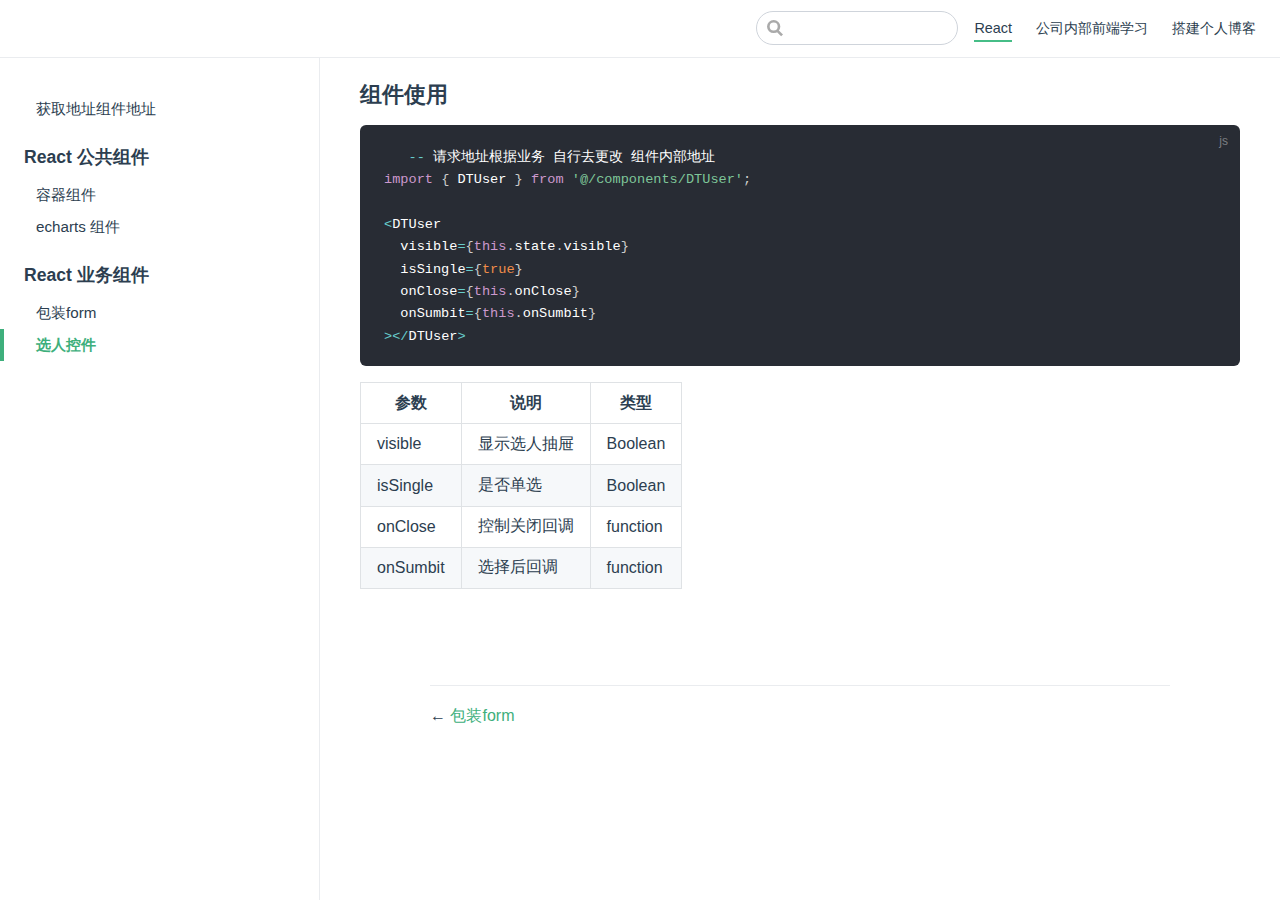
<file: React/reactComponent/user.html>
<!DOCTYPE html>
<html lang="en-US">
  <head>
    <meta charset="utf-8">
    <meta name="viewport" content="width=device-width,initial-scale=1">
    <title>组件使用</title>
    <meta name="generator" content="VuePress 1.5.3">
    
    <meta name="description" content="">
    <link rel="preload" href="/assets/css/0.styles.c6d2e4d1.css" as="style"><link rel="preload" href="/assets/js/app.db6b8348.js" as="script"><link rel="preload" href="/assets/js/2.868d2cb9.js" as="script"><link rel="preload" href="/assets/js/11.298d8855.js" as="script"><link rel="prefetch" href="/assets/js/10.7f3538bd.js"><link rel="prefetch" href="/assets/js/12.3c58ab34.js"><link rel="prefetch" href="/assets/js/13.602dc9e8.js"><link rel="prefetch" href="/assets/js/14.8f03b228.js"><link rel="prefetch" href="/assets/js/15.7acb1b8b.js"><link rel="prefetch" href="/assets/js/16.78180dae.js"><link rel="prefetch" href="/assets/js/3.6cc0999e.js"><link rel="prefetch" href="/assets/js/4.be2e2647.js"><link rel="prefetch" href="/assets/js/5.688b8714.js"><link rel="prefetch" href="/assets/js/6.c89b3dc4.js"><link rel="prefetch" href="/assets/js/7.9888632d.js"><link rel="prefetch" href="/assets/js/8.97d36bbb.js"><link rel="prefetch" href="/assets/js/9.f9981ec3.js">
    <link rel="stylesheet" href="/assets/css/0.styles.c6d2e4d1.css">
  </head>
  <body>
    <div id="app" data-server-rendered="true"><div class="theme-container"><header class="navbar"><div class="sidebar-button"><svg xmlns="http://www.w3.org/2000/svg" aria-hidden="true" role="img" viewBox="0 0 448 512" class="icon"><path fill="currentColor" d="M436 124H12c-6.627 0-12-5.373-12-12V80c0-6.627 5.373-12 12-12h424c6.627 0 12 5.373 12 12v32c0 6.627-5.373 12-12 12zm0 160H12c-6.627 0-12-5.373-12-12v-32c0-6.627 5.373-12 12-12h424c6.627 0 12 5.373 12 12v32c0 6.627-5.373 12-12 12zm0 160H12c-6.627 0-12-5.373-12-12v-32c0-6.627 5.373-12 12-12h424c6.627 0 12 5.373 12 12v32c0 6.627-5.373 12-12 12z"></path></svg></div> <a href="/" class="home-link router-link-active"></a> <div class="links"><div class="search-box"><input aria-label="Search" autocomplete="off" spellcheck="false" value=""> <!----></div> <nav class="nav-links can-hide"><div class="nav-item"><a href="/React/" class="nav-link router-link-active">
  React
</a></div><div class="nav-item"><a href="/company/" class="nav-link">
  公司内部前端学习
</a></div><div class="nav-item"><a href="/home/" class="nav-link">
  搭建个人博客
</a></div> <!----></nav></div></header> <div class="sidebar-mask"></div> <aside class="sidebar"><nav class="nav-links"><div class="nav-item"><a href="/React/" class="nav-link router-link-active">
  React
</a></div><div class="nav-item"><a href="/company/" class="nav-link">
  公司内部前端学习
</a></div><div class="nav-item"><a href="/home/" class="nav-link">
  搭建个人博客
</a></div> <!----></nav>  <ul class="sidebar-links"><li><section class="sidebar-group depth-0"><p class="sidebar-heading"><span></span> <!----></p> <ul class="sidebar-links sidebar-group-items"><li><a href="/React/" aria-current="page" class="sidebar-link">获取地址组件地址</a></li></ul></section></li><li><section class="sidebar-group depth-0"><p class="sidebar-heading"><span>React 公共组件</span> <!----></p> <ul class="sidebar-links sidebar-group-items"><li><a href="/React/publicComponent/content-box.html" class="sidebar-link"> 容器组件</a></li><li><a href="/React/publicComponent/echarts.html" class="sidebar-link">echarts 组件</a></li></ul></section></li><li><section class="sidebar-group depth-0"><p class="sidebar-heading open"><span>React 业务组件</span> <!----></p> <ul class="sidebar-links sidebar-group-items"><li><a href="/React/reactComponent/form.html" class="sidebar-link">包装form</a></li><li><a href="/React/reactComponent/user.html" aria-current="page" class="active sidebar-link">选人控件</a><ul class="sidebar-sub-headers"></ul></li></ul></section></li></ul> </aside> <main class="page"> <div class="theme-default-content content__default"><h3 id="组件使用"><a href="#组件使用" class="header-anchor">#</a> 组件使用</h3> <div class="language-javascript extra-class"><pre class="language-javascript"><code>   <span class="token operator">--</span> 请求地址根据业务 自行去更改 组件内部地址
<span class="token keyword">import</span> <span class="token punctuation">{</span> DTUser <span class="token punctuation">}</span> <span class="token keyword">from</span> <span class="token string">'@/components/DTUser'</span><span class="token punctuation">;</span>

<span class="token operator">&lt;</span>DTUser
  visible<span class="token operator">=</span><span class="token punctuation">{</span><span class="token keyword">this</span><span class="token punctuation">.</span>state<span class="token punctuation">.</span>visible<span class="token punctuation">}</span>
  isSingle<span class="token operator">=</span><span class="token punctuation">{</span><span class="token boolean">true</span><span class="token punctuation">}</span>
  onClose<span class="token operator">=</span><span class="token punctuation">{</span><span class="token keyword">this</span><span class="token punctuation">.</span>onClose<span class="token punctuation">}</span>
  onSumbit<span class="token operator">=</span><span class="token punctuation">{</span><span class="token keyword">this</span><span class="token punctuation">.</span>onSumbit<span class="token punctuation">}</span>
<span class="token operator">&gt;</span><span class="token operator">&lt;</span><span class="token operator">/</span>DTUser<span class="token operator">&gt;</span>
</code></pre></div><table><thead><tr><th>参数</th> <th>说明</th> <th>类型</th></tr></thead> <tbody><tr><td>visible</td> <td>显示选人抽屉</td> <td>Boolean</td></tr> <tr><td>isSingle</td> <td>是否单选</td> <td>Boolean</td></tr> <tr><td>onClose</td> <td>控制关闭回调</td> <td>function</td></tr> <tr><td>onSumbit</td> <td>选择后回调</td> <td>function</td></tr></tbody></table></div> <footer class="page-edit"><!----> <!----></footer> <div class="page-nav"><p class="inner"><span class="prev">
      ←
      <a href="/React/reactComponent/form.html" class="prev">
        包装form
      </a></span> <!----></p></div> </main></div><div class="global-ui"></div></div>
    <script src="/assets/js/app.db6b8348.js" defer></script><script src="/assets/js/2.868d2cb9.js" defer></script><script src="/assets/js/11.298d8855.js" defer></script>
  </body>
</html>
</file>
<file: assets/css/0.styles.c6d2e4d1.css>
code[class*=language-],pre[class*=language-]{color:#ccc;background:none;font-family:Consolas,Monaco,Andale Mono,Ubuntu Mono,monospace;font-size:1em;text-align:left;white-space:pre;word-spacing:normal;word-break:normal;word-wrap:normal;line-height:1.5;-moz-tab-size:4;-o-tab-size:4;tab-size:4;-webkit-hyphens:none;-ms-hyphens:none;hyphens:none}pre[class*=language-]{padding:1em;margin:.5em 0;overflow:auto}:not(pre)>code[class*=language-],pre[class*=language-]{background:#2d2d2d}:not(pre)>code[class*=language-]{padding:.1em;border-radius:.3em;white-space:normal}.token.block-comment,.token.cdata,.token.comment,.token.doctype,.token.prolog{color:#999}.token.punctuation{color:#ccc}.token.attr-name,.token.deleted,.token.namespace,.token.tag{color:#e2777a}.token.function-name{color:#6196cc}.token.boolean,.token.function,.token.number{color:#f08d49}.token.class-name,.token.constant,.token.property,.token.symbol{color:#f8c555}.token.atrule,.token.builtin,.token.important,.token.keyword,.token.selector{color:#cc99cd}.token.attr-value,.token.char,.token.regex,.token.string,.token.variable{color:#7ec699}.token.entity,.token.operator,.token.url{color:#67cdcc}.token.bold,.token.important{font-weight:700}.token.italic{font-style:italic}.token.entity{cursor:help}.token.inserted{color:green}.theme-default-content code{color:#476582;padding:.25rem .5rem;margin:0;font-size:.85em;background-color:rgba(27,31,35,.05);border-radius:3px}.theme-default-content code .token.deleted{color:#ec5975}.theme-default-content code .token.inserted{color:#3eaf7c}.theme-default-content pre,.theme-default-content pre[class*=language-]{line-height:1.4;padding:1.25rem 1.5rem;margin:.85rem 0;background-color:#282c34;border-radius:6px;overflow:auto}.theme-default-content pre[class*=language-] code,.theme-default-content pre code{color:#fff;padding:0;background-color:transparent;border-radius:0}div[class*=language-]{position:relative;background-color:#282c34;border-radius:6px}div[class*=language-] .highlight-lines{-webkit-user-select:none;-ms-user-select:none;user-select:none;padding-top:1.3rem;position:absolute;top:0;left:0;width:100%;line-height:1.4}div[class*=language-] .highlight-lines .highlighted{background-color:rgba(0,0,0,.66)}div[class*=language-] pre,div[class*=language-] pre[class*=language-]{background:transparent;position:relative;z-index:1}div[class*=language-]:before{position:absolute;z-index:3;top:.8em;right:1em;font-size:.75rem;color:hsla(0,0%,100%,.4)}div[class*=language-]:not(.line-numbers-mode) .line-numbers-wrapper{display:none}div[class*=language-].line-numbers-mode .highlight-lines .highlighted{position:relative}div[class*=language-].line-numbers-mode .highlight-lines .highlighted:before{content:" ";position:absolute;z-index:3;left:0;top:0;display:block;width:3.5rem;height:100%;background-color:rgba(0,0,0,.66)}div[class*=language-].line-numbers-mode pre{padding-left:4.5rem;vertical-align:middle}div[class*=language-].line-numbers-mode .line-numbers-wrapper{position:absolute;top:0;width:3.5rem;text-align:center;color:hsla(0,0%,100%,.3);padding:1.25rem 0;line-height:1.4}div[class*=language-].line-numbers-mode .line-numbers-wrapper br{-webkit-user-select:none;-ms-user-select:none;user-select:none}div[class*=language-].line-numbers-mode .line-numbers-wrapper .line-number{position:relative;z-index:4;-webkit-user-select:none;-ms-user-select:none;user-select:none;font-size:.85em}div[class*=language-].line-numbers-mode:after{content:"";position:absolute;z-index:2;top:0;left:0;width:3.5rem;height:100%;border-radius:6px 0 0 6px;border-right:1px solid rgba(0,0,0,.66);background-color:#282c34}div[class~=language-js]:before{content:"js"}div[class~=language-ts]:before{content:"ts"}div[class~=language-html]:before{content:"html"}div[class~=language-md]:before{content:"md"}div[class~=language-vue]:before{content:"vue"}div[class~=language-css]:before{content:"css"}div[class~=language-sass]:before{content:"sass"}div[class~=language-scss]:before{content:"scss"}div[class~=language-less]:before{content:"less"}div[class~=language-stylus]:before{content:"stylus"}div[class~=language-go]:before{content:"go"}div[class~=language-java]:before{content:"java"}div[class~=language-c]:before{content:"c"}div[class~=language-sh]:before{content:"sh"}div[class~=language-yaml]:before{content:"yaml"}div[class~=language-py]:before{content:"py"}div[class~=language-docker]:before{content:"docker"}div[class~=language-dockerfile]:before{content:"dockerfile"}div[class~=language-makefile]:before{content:"makefile"}div[class~=language-javascript]:before{content:"js"}div[class~=language-typescript]:before{content:"ts"}div[class~=language-markup]:before{content:"html"}div[class~=language-markdown]:before{content:"md"}div[class~=language-json]:before{content:"json"}div[class~=language-ruby]:before{content:"rb"}div[class~=language-python]:before{content:"py"}div[class~=language-bash]:before{content:"sh"}div[class~=language-php]:before{content:"php"}.custom-block .custom-block-title{font-weight:600;margin-bottom:-.4rem}.custom-block.danger,.custom-block.tip,.custom-block.warning{padding:.1rem 1.5rem;border-left-width:.5rem;border-left-style:solid;margin:1rem 0}.custom-block.tip{background-color:#f3f5f7;border-color:#42b983}.custom-block.warning{background-color:rgba(255,229,100,.3);border-color:#e7c000;color:#6b5900}.custom-block.warning .custom-block-title{color:#b29400}.custom-block.warning a{color:#2c3e50}.custom-block.danger{background-color:#ffe6e6;border-color:#c00;color:#4d0000}.custom-block.danger .custom-block-title{color:#900}.custom-block.danger a{color:#2c3e50}.custom-block.details{display:block;position:relative;border-radius:2px;margin:1.6em 0;padding:1.6em;background-color:#eee}.custom-block.details h4{margin-top:0}.custom-block.details figure:last-child,.custom-block.details p:last-child{margin-bottom:0;padding-bottom:0}.custom-block.details summary{outline:none;cursor:pointer}.arrow{display:inline-block;width:0;height:0}.arrow.up{border-bottom:6px solid #ccc}.arrow.down,.arrow.up{border-left:4px solid transparent;border-right:4px solid transparent}.arrow.down{border-top:6px solid #ccc}.arrow.right{border-left:6px solid #ccc}.arrow.left,.arrow.right{border-top:4px solid transparent;border-bottom:4px solid transparent}.arrow.left{border-right:6px solid #ccc}.theme-default-content:not(.custom){max-width:740px;margin:0 auto;padding:2rem 2.5rem}@media (max-width:959px){.theme-default-content:not(.custom){padding:2rem}}@media (max-width:419px){.theme-default-content:not(.custom){padding:1.5rem}}.table-of-contents .badge{vertical-align:middle}body,html{padding:0;margin:0;background-color:#fff}body{font-family:-apple-system,BlinkMacSystemFont,Segoe UI,Roboto,Oxygen,Ubuntu,Cantarell,Fira Sans,Droid Sans,Helvetica Neue,sans-serif;-webkit-font-smoothing:antialiased;-moz-osx-font-smoothing:grayscale;font-size:16px;color:#2c3e50}.page{padding-left:20rem}.navbar{z-index:20;right:0;height:3.6rem;background-color:#fff;box-sizing:border-box;border-bottom:1px solid #eaecef}.navbar,.sidebar-mask{position:fixed;top:0;left:0}.sidebar-mask{z-index:9;width:100vw;height:100vh;display:none}.sidebar{font-size:16px;background-color:#fff;width:20rem;position:fixed;z-index:10;margin:0;top:3.6rem;left:0;bottom:0;box-sizing:border-box;border-right:1px solid #eaecef;overflow-y:auto}.theme-default-content:not(.custom)>:first-child{margin-top:3.6rem}.theme-default-content:not(.custom) a:hover{text-decoration:underline}.theme-default-content:not(.custom) p.demo{padding:1rem 1.5rem;border:1px solid #ddd;border-radius:4px}.theme-default-content:not(.custom) img{max-width:100%}.theme-default-content.custom{padding:0;margin:0}.theme-default-content.custom img{max-width:100%}a{font-weight:500;text-decoration:none}a,p a code{color:#3eaf7c}p a code{font-weight:400}kbd{background:#eee;border:.15rem solid #ddd;border-bottom:.25rem solid #ddd;border-radius:.15rem;padding:0 .15em}blockquote{font-size:1rem;color:#999;border-left:.2rem solid #dfe2e5;margin:1rem 0;padding:.25rem 0 .25rem 1rem}blockquote>p{margin:0}ol,ul{padding-left:1.2em}strong{font-weight:600}h1,h2,h3,h4,h5,h6{font-weight:600;line-height:1.25}.theme-default-content:not(.custom)>h1,.theme-default-content:not(.custom)>h2,.theme-default-content:not(.custom)>h3,.theme-default-content:not(.custom)>h4,.theme-default-content:not(.custom)>h5,.theme-default-content:not(.custom)>h6{margin-top:-3.1rem;padding-top:4.6rem;margin-bottom:0}.theme-default-content:not(.custom)>h1:first-child,.theme-default-content:not(.custom)>h2:first-child,.theme-default-content:not(.custom)>h3:first-child,.theme-default-content:not(.custom)>h4:first-child,.theme-default-content:not(.custom)>h5:first-child,.theme-default-content:not(.custom)>h6:first-child{margin-top:-1.5rem;margin-bottom:1rem}.theme-default-content:not(.custom)>h1:first-child+.custom-block,.theme-default-content:not(.custom)>h1:first-child+p,.theme-default-content:not(.custom)>h1:first-child+pre,.theme-default-content:not(.custom)>h2:first-child+.custom-block,.theme-default-content:not(.custom)>h2:first-child+p,.theme-default-content:not(.custom)>h2:first-child+pre,.theme-default-content:not(.custom)>h3:first-child+.custom-block,.theme-default-content:not(.custom)>h3:first-child+p,.theme-default-content:not(.custom)>h3:first-child+pre,.theme-default-content:not(.custom)>h4:first-child+.custom-block,.theme-default-content:not(.custom)>h4:first-child+p,.theme-default-content:not(.custom)>h4:first-child+pre,.theme-default-content:not(.custom)>h5:first-child+.custom-block,.theme-default-content:not(.custom)>h5:first-child+p,.theme-default-content:not(.custom)>h5:first-child+pre,.theme-default-content:not(.custom)>h6:first-child+.custom-block,.theme-default-content:not(.custom)>h6:first-child+p,.theme-default-content:not(.custom)>h6:first-child+pre{margin-top:2rem}h1:hover .header-anchor,h2:hover .header-anchor,h3:hover .header-anchor,h4:hover .header-anchor,h5:hover .header-anchor,h6:hover .header-anchor{opacity:1}h1{font-size:2.2rem}h2{font-size:1.65rem;padding-bottom:.3rem;border-bottom:1px solid #eaecef}h3{font-size:1.35rem}a.header-anchor{font-size:.85em;float:left;margin-left:-.87em;padding-right:.23em;margin-top:.125em;opacity:0}a.header-anchor:hover{text-decoration:none}.line-number,code,kbd{font-family:source-code-pro,Menlo,Monaco,Consolas,Courier New,monospace}ol,p,ul{line-height:1.7}hr{border:0;border-top:1px solid #eaecef}table{border-collapse:collapse;margin:1rem 0;display:block;overflow-x:auto}tr{border-top:1px solid #dfe2e5}tr:nth-child(2n){background-color:#f6f8fa}td,th{border:1px solid #dfe2e5;padding:.6em 1em}.theme-container.sidebar-open .sidebar-mask{display:block}.theme-container.no-navbar .theme-default-content:not(.custom)>h1,.theme-container.no-navbar h2,.theme-container.no-navbar h3,.theme-container.no-navbar h4,.theme-container.no-navbar h5,.theme-container.no-navbar h6{margin-top:1.5rem;padding-top:0}.theme-container.no-navbar .sidebar{top:0}@media (min-width:720px){.theme-container.no-sidebar .sidebar{display:none}.theme-container.no-sidebar .page{padding-left:0}}@media (max-width:959px){.sidebar{font-size:15px;width:16.4rem}.page{padding-left:16.4rem}}@media (max-width:719px){.sidebar{top:0;padding-top:3.6rem;transform:translateX(-100%);transition:transform .2s ease}.page{padding-left:0}.theme-container.sidebar-open .sidebar{transform:translateX(0)}.theme-container.no-navbar .sidebar{padding-top:0}}@media (max-width:419px){h1{font-size:1.9rem}.theme-default-content div[class*=language-]{margin:.85rem -1.5rem;border-radius:0}}#nprogress{pointer-events:none}#nprogress .bar{background:#3eaf7c;position:fixed;z-index:1031;top:0;left:0;width:100%;height:2px}#nprogress .peg{display:block;position:absolute;right:0;width:100px;height:100%;box-shadow:0 0 10px #3eaf7c,0 0 5px #3eaf7c;opacity:1;transform:rotate(3deg) translateY(-4px)}#nprogress .spinner{display:block;position:fixed;z-index:1031;top:15px;right:15px}#nprogress .spinner-icon{width:18px;height:18px;box-sizing:border-box;border-color:#3eaf7c transparent transparent #3eaf7c;border-style:solid;border-width:2px;border-radius:50%;-webkit-animation:nprogress-spinner .4s linear infinite;animation:nprogress-spinner .4s linear infinite}.nprogress-custom-parent{overflow:hidden;position:relative}.nprogress-custom-parent #nprogress .bar,.nprogress-custom-parent #nprogress .spinner{position:absolute}@-webkit-keyframes nprogress-spinner{0%{transform:rotate(0deg)}to{transform:rotate(1turn)}}@keyframes nprogress-spinner{0%{transform:rotate(0deg)}to{transform:rotate(1turn)}}.icon.outbound{color:#aaa;display:inline-block;vertical-align:middle;position:relative;top:-1px}.home{padding:3.6rem 2rem 0;max-width:960px;margin:0 auto;display:block}.home .hero{text-align:center}.home .hero img{max-width:100%;max-height:280px;display:block;margin:3rem auto 1.5rem}.home .hero h1{font-size:3rem}.home .hero .action,.home .hero .description,.home .hero h1{margin:1.8rem auto}.home .hero .description{max-width:35rem;font-size:1.6rem;line-height:1.3;color:#6a8bad}.home .hero .action-button{display:inline-block;font-size:1.2rem;color:#fff;background-color:#3eaf7c;padding:.8rem 1.6rem;border-radius:4px;transition:background-color .1s ease;box-sizing:border-box;border-bottom:1px solid #389d70}.home .hero .action-button:hover{background-color:#4abf8a}.home .features{border-top:1px solid #eaecef;padding:1.2rem 0;margin-top:2.5rem;display:flex;flex-wrap:wrap;align-items:flex-start;align-content:stretch;justify-content:space-between}.home .feature{flex-grow:1;flex-basis:30%;max-width:30%}.home .feature h2{font-size:1.4rem;font-weight:500;border-bottom:none;padding-bottom:0;color:#3a5169}.home .feature p{color:#4e6e8e}.home .footer{padding:2.5rem;border-top:1px solid #eaecef;text-align:center;color:#4e6e8e}@media (max-width:719px){.home .features{flex-direction:column}.home .feature{max-width:100%;padding:0 2.5rem}}@media (max-width:419px){.home{padding-left:1.5rem;padding-right:1.5rem}.home .hero img{max-height:210px;margin:2rem auto 1.2rem}.home .hero h1{font-size:2rem}.home .hero .action,.home .hero .description,.home .hero h1{margin:1.2rem auto}.home .hero .description{font-size:1.2rem}.home .hero .action-button{font-size:1rem;padding:.6rem 1.2rem}.home .feature h2{font-size:1.25rem}}.search-box{display:inline-block;position:relative;margin-right:1rem}.search-box input{cursor:text;width:10rem;height:2rem;color:#4e6e8e;display:inline-block;border:1px solid #cfd4db;border-radius:2rem;font-size:.9rem;line-height:2rem;padding:0 .5rem 0 2rem;outline:none;transition:all .2s ease;background:#fff url(/assets/img/search.83621669.svg) .6rem .5rem no-repeat;background-size:1rem}.search-box input:focus{cursor:auto;border-color:#3eaf7c}.search-box .suggestions{background:#fff;width:20rem;position:absolute;top:2rem;border:1px solid #cfd4db;border-radius:6px;padding:.4rem;list-style-type:none}.search-box .suggestions.align-right{right:0}.search-box .suggestion{line-height:1.4;padding:.4rem .6rem;border-radius:4px;cursor:pointer}.search-box .suggestion a{white-space:normal;color:#5d82a6}.search-box .suggestion a .page-title{font-weight:600}.search-box .suggestion a .header{font-size:.9em;margin-left:.25em}.search-box .suggestion.focused{background-color:#f3f4f5}.search-box .suggestion.focused a{color:#3eaf7c}@media (max-width:959px){.search-box input{cursor:pointer;width:0;border-color:transparent;position:relative}.search-box input:focus{cursor:text;left:0;width:10rem}}@media (-ms-high-contrast:none){.search-box input{height:2rem}}@media (max-width:959px) and (min-width:719px){.search-box .suggestions{left:0}}@media (max-width:719px){.search-box{margin-right:0}.search-box input{left:1rem}.search-box .suggestions{right:0}}@media (max-width:419px){.search-box .suggestions{width:calc(100vw - 4rem)}.search-box input:focus{width:8rem}}.sidebar-button{cursor:pointer;display:none;width:1.25rem;height:1.25rem;position:absolute;padding:.6rem;top:.6rem;left:1rem}.sidebar-button .icon{display:block;width:1.25rem;height:1.25rem}@media (max-width:719px){.sidebar-button{display:block}}.dropdown-enter,.dropdown-leave-to{height:0!important}.dropdown-wrapper{cursor:pointer}.dropdown-wrapper .dropdown-title{display:block;font-size:.9rem;font-family:inherit;cursor:inherit;padding:inherit;line-height:1.4rem;background:transparent;border:none;font-weight:500;color:#2c3e50}.dropdown-wrapper .dropdown-title:hover{border-color:transparent}.dropdown-wrapper .dropdown-title .arrow{vertical-align:middle;margin-top:-1px;margin-left:.4rem}.dropdown-wrapper .nav-dropdown .dropdown-item{color:inherit;line-height:1.7rem}.dropdown-wrapper .nav-dropdown .dropdown-item h4{margin:.45rem 0 0;border-top:1px solid #eee;padding:1rem 1.5rem .45rem 1.25rem}.dropdown-wrapper .nav-dropdown .dropdown-item .dropdown-subitem-wrapper{padding:0;list-style:none}.dropdown-wrapper .nav-dropdown .dropdown-item .dropdown-subitem-wrapper .dropdown-subitem{font-size:.9em}.dropdown-wrapper .nav-dropdown .dropdown-item a{display:block;line-height:1.7rem;position:relative;border-bottom:none;font-weight:400;margin-bottom:0;padding:0 1.5rem 0 1.25rem}.dropdown-wrapper .nav-dropdown .dropdown-item a.router-link-active,.dropdown-wrapper .nav-dropdown .dropdown-item a:hover{color:#3eaf7c}.dropdown-wrapper .nav-dropdown .dropdown-item a.router-link-active:after{content:"";width:0;height:0;border-left:5px solid #3eaf7c;border-top:3px solid transparent;border-bottom:3px solid transparent;position:absolute;top:calc(50% - 2px);left:9px}.dropdown-wrapper .nav-dropdown .dropdown-item:first-child h4{margin-top:0;padding-top:0;border-top:0}@media (max-width:719px){.dropdown-wrapper.open .dropdown-title{margin-bottom:.5rem}.dropdown-wrapper .dropdown-title{font-weight:600;font-size:inherit}.dropdown-wrapper .dropdown-title:hover{color:#3eaf7c}.dropdown-wrapper .nav-dropdown{transition:height .1s ease-out;overflow:hidden}.dropdown-wrapper .nav-dropdown .dropdown-item h4{border-top:0;margin-top:0;padding-top:0}.dropdown-wrapper .nav-dropdown .dropdown-item>a,.dropdown-wrapper .nav-dropdown .dropdown-item h4{font-size:15px;line-height:2rem}.dropdown-wrapper .nav-dropdown .dropdown-item .dropdown-subitem{font-size:14px;padding-left:1rem}}@media (min-width:719px){.dropdown-wrapper{height:1.8rem}.dropdown-wrapper.open .nav-dropdown,.dropdown-wrapper:hover .nav-dropdown{display:block!important}.dropdown-wrapper.open:blur{display:none}.dropdown-wrapper .dropdown-title .arrow{border-left:4px solid transparent;border-right:4px solid transparent;border-top:6px solid #ccc;border-bottom:0}.dropdown-wrapper .nav-dropdown{display:none;height:auto!important;box-sizing:border-box;max-height:calc(100vh - 2.7rem);overflow-y:auto;position:absolute;top:100%;right:0;background-color:#fff;padding:.6rem 0;border:1px solid;border-color:#ddd #ddd #ccc;text-align:left;border-radius:.25rem;white-space:nowrap;margin:0}}.nav-links{display:inline-block}.nav-links a{line-height:1.4rem;color:inherit}.nav-links a.router-link-active,.nav-links a:hover{color:#3eaf7c}.nav-links .nav-item{position:relative;display:inline-block;margin-left:1.5rem;line-height:2rem}.nav-links .nav-item:first-child{margin-left:0}.nav-links .repo-link{margin-left:1.5rem}@media (max-width:719px){.nav-links .nav-item,.nav-links .repo-link{margin-left:0}}@media (min-width:719px){.nav-links a.router-link-active,.nav-links a:hover{color:#2c3e50}.nav-item>a:not(.external).router-link-active,.nav-item>a:not(.external):hover{margin-bottom:-2px;border-bottom:2px solid #46bd87}}.navbar{padding:.7rem 1.5rem;line-height:2.2rem}.navbar a,.navbar img,.navbar span{display:inline-block}.navbar .logo{height:2.2rem;min-width:2.2rem;margin-right:.8rem;vertical-align:top}.navbar .site-name{font-size:1.3rem;font-weight:600;color:#2c3e50;position:relative}.navbar .links{padding-left:1.5rem;box-sizing:border-box;background-color:#fff;white-space:nowrap;font-size:.9rem;position:absolute;right:1.5rem;top:.7rem;display:flex}.navbar .links .search-box{flex:0 0 auto;vertical-align:top}@media (max-width:719px){.navbar{padding-left:4rem}.navbar .can-hide{display:none}.navbar .links{padding-left:1.5rem}.navbar .site-name{width:calc(100vw - 9.4rem);overflow:hidden;white-space:nowrap;text-overflow:ellipsis}}.page-edit{max-width:740px;margin:0 auto;padding:2rem 2.5rem}@media (max-width:959px){.page-edit{padding:2rem}}@media (max-width:419px){.page-edit{padding:1.5rem}}.page-edit{padding-top:1rem;padding-bottom:1rem;overflow:auto}.page-edit .edit-link{display:inline-block}.page-edit .edit-link a{color:#4e6e8e;margin-right:.25rem}.page-edit .last-updated{float:right;font-size:.9em}.page-edit .last-updated .prefix{font-weight:500;color:#4e6e8e}.page-edit .last-updated .time{font-weight:400;color:#767676}@media (max-width:719px){.page-edit .edit-link{margin-bottom:.5rem}.page-edit .last-updated{font-size:.8em;float:none;text-align:left}}.page-nav{max-width:740px;margin:0 auto;padding:2rem 2.5rem}@media (max-width:959px){.page-nav{padding:2rem}}@media (max-width:419px){.page-nav{padding:1.5rem}}.page-nav{padding-top:1rem;padding-bottom:0}.page-nav .inner{min-height:2rem;margin-top:0;border-top:1px solid #eaecef;padding-top:1rem;overflow:auto}.page-nav .next{float:right}.page{padding-bottom:2rem;display:block}.sidebar-group .sidebar-group{padding-left:.5em}.sidebar-group:not(.collapsable) .sidebar-heading:not(.clickable){cursor:auto;color:inherit}.sidebar-group.is-sub-group{padding-left:0}.sidebar-group.is-sub-group>.sidebar-heading{font-size:.95em;line-height:1.4;font-weight:400;padding-left:2rem}.sidebar-group.is-sub-group>.sidebar-heading:not(.clickable){opacity:.5}.sidebar-group.is-sub-group>.sidebar-group-items{padding-left:1rem}.sidebar-group.is-sub-group>.sidebar-group-items>li>.sidebar-link{font-size:.95em;border-left:none}.sidebar-group.depth-2>.sidebar-heading{border-left:none}.sidebar-heading{color:#2c3e50;transition:color .15s ease;cursor:pointer;font-size:1.1em;font-weight:700;padding:.35rem 1.5rem .35rem 1.25rem;width:100%;box-sizing:border-box;margin:0;border-left:.25rem solid transparent}.sidebar-heading.open,.sidebar-heading:hover{color:inherit}.sidebar-heading .arrow{position:relative;top:-.12em;left:.5em}.sidebar-heading.clickable.active{font-weight:600;color:#3eaf7c;border-left-color:#3eaf7c}.sidebar-heading.clickable:hover{color:#3eaf7c}.sidebar-group-items{transition:height .1s ease-out;font-size:.95em;overflow:hidden}.sidebar .sidebar-sub-headers{padding-left:1rem;font-size:.95em}a.sidebar-link{font-size:1em;font-weight:400;display:inline-block;color:#2c3e50;border-left:.25rem solid transparent;padding:.35rem 1rem .35rem 1.25rem;line-height:1.4;width:100%;box-sizing:border-box}a.sidebar-link:hover{color:#3eaf7c}a.sidebar-link.active{font-weight:600;color:#3eaf7c;border-left-color:#3eaf7c}.sidebar-group a.sidebar-link{padding-left:2rem}.sidebar-sub-headers a.sidebar-link{padding-top:.25rem;padding-bottom:.25rem;border-left:none}.sidebar-sub-headers a.sidebar-link.active{font-weight:500}.theme-default-content:not(.custom){max-width:1500px}.sidebar ul{padding:0;margin:0;list-style-type:none}.sidebar a{display:inline-block}.sidebar .nav-links{display:none;border-bottom:1px solid #eaecef;padding:.5rem 0 .75rem}.sidebar .nav-links a{font-weight:600}.sidebar .nav-links .nav-item,.sidebar .nav-links .repo-link{display:block;line-height:1.25rem;font-size:1.1em;padding:.5rem 0 .5rem 1.5rem}.sidebar>.sidebar-links{padding:1.5rem 0}.sidebar>.sidebar-links>li>a.sidebar-link{font-size:1.1em;line-height:1.7;font-weight:700}.sidebar>.sidebar-links>li:not(:first-child){margin-top:.75rem}@media (max-width:719px){.sidebar .nav-links{display:block}.sidebar .nav-links .dropdown-wrapper .nav-dropdown .dropdown-item a.router-link-active:after{top:calc(1rem - 2px)}.sidebar>.sidebar-links{padding:1rem 0}}.theme-default-content[data-v-57aa87a4]:not(.custom){max-width:1500px}.badge[data-v-57aa87a4]{display:inline-block;font-size:14px;height:18px;line-height:18px;border-radius:3px;padding:0 6px;color:#fff}.badge.green[data-v-57aa87a4],.badge.tip[data-v-57aa87a4],.badge[data-v-57aa87a4]{background-color:#42b983}.badge.error[data-v-57aa87a4]{background-color:#da5961}.badge.warn[data-v-57aa87a4],.badge.warning[data-v-57aa87a4],.badge.yellow[data-v-57aa87a4]{background-color:#e7c000}.badge+.badge[data-v-57aa87a4]{margin-left:5px}
</file>
